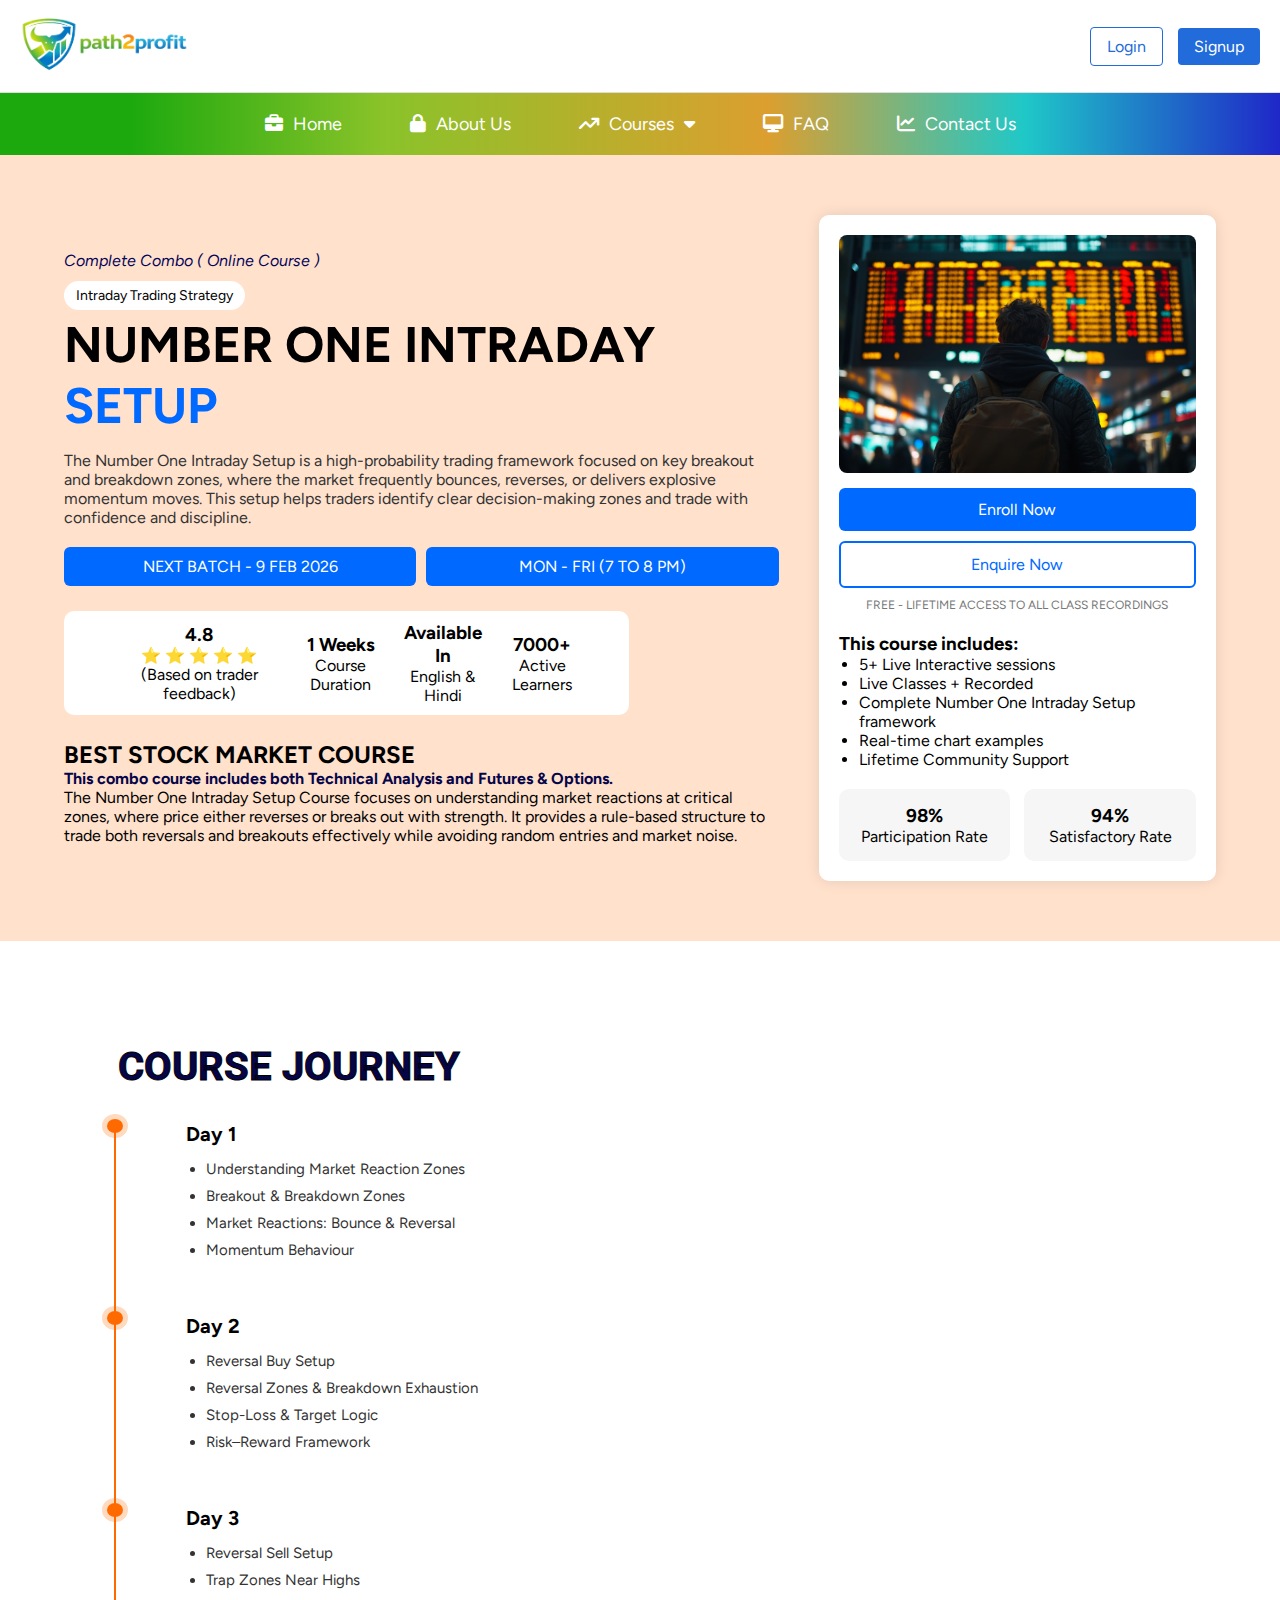
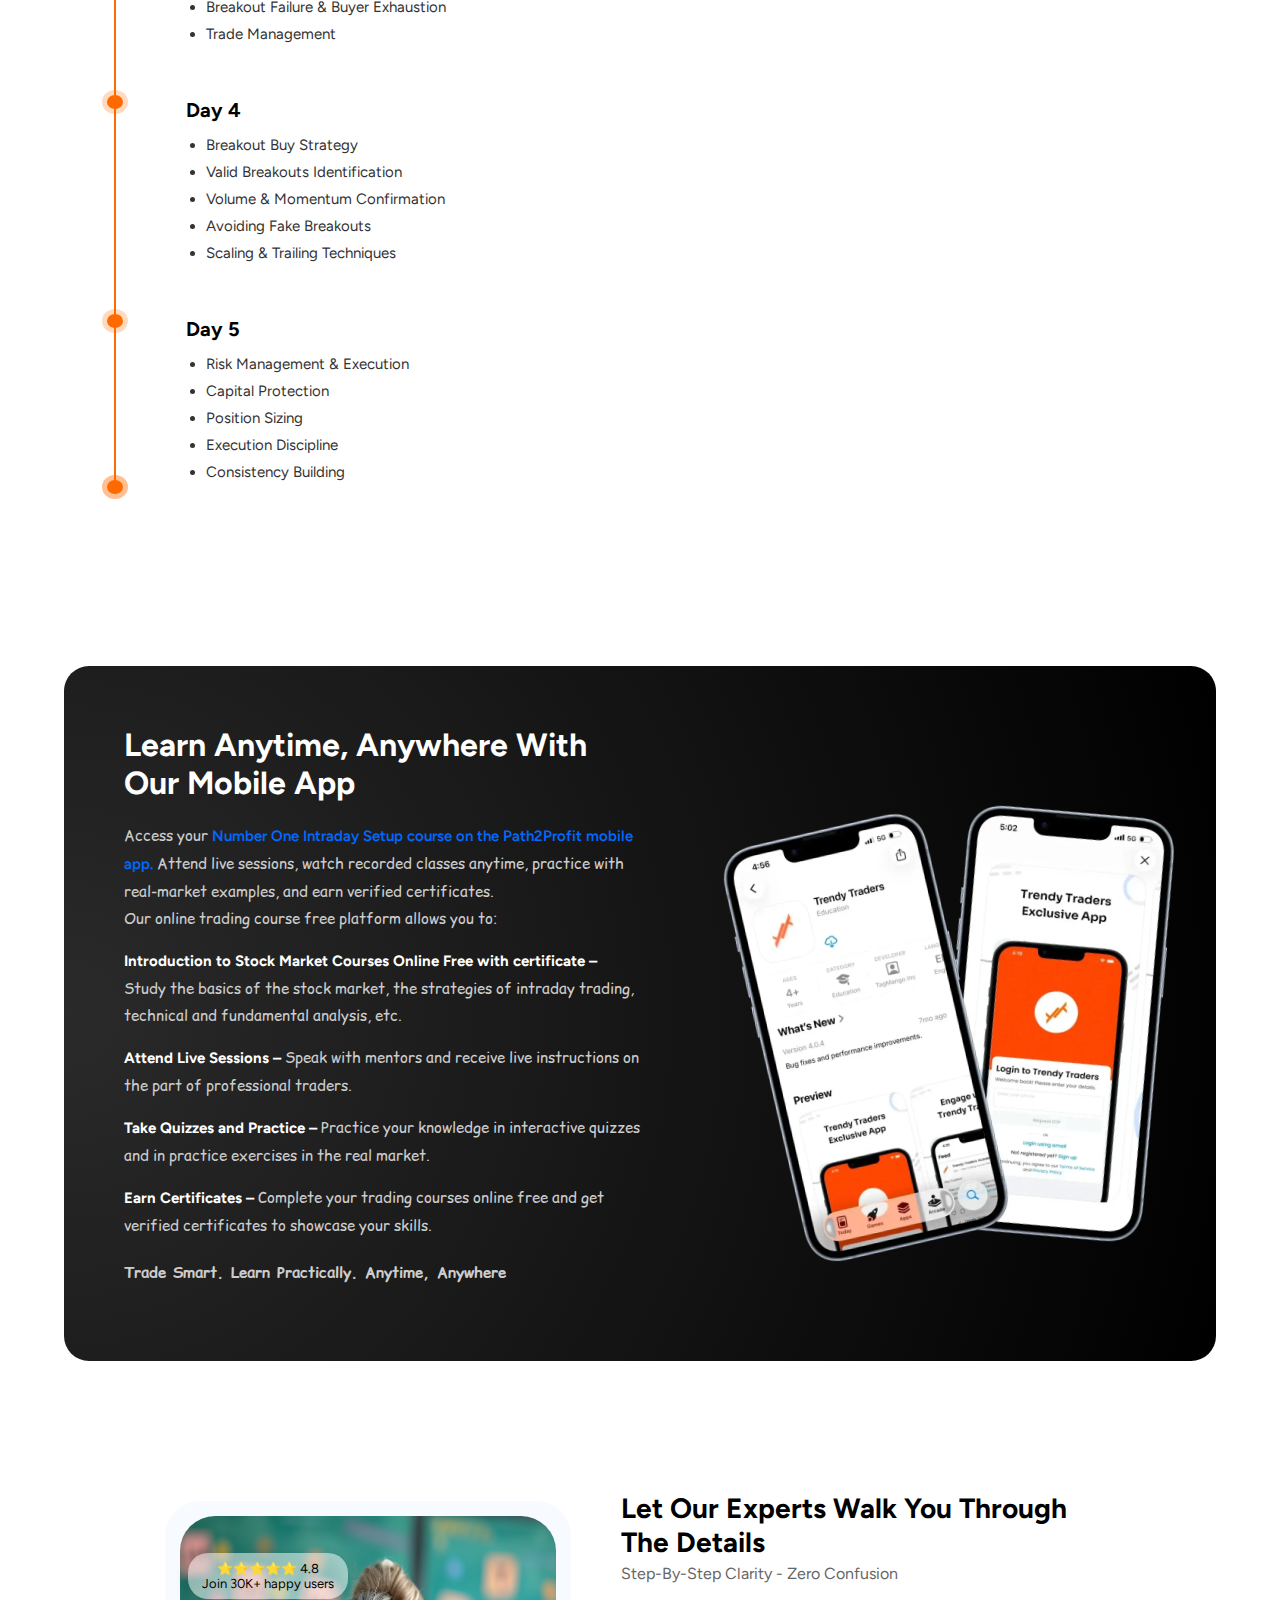
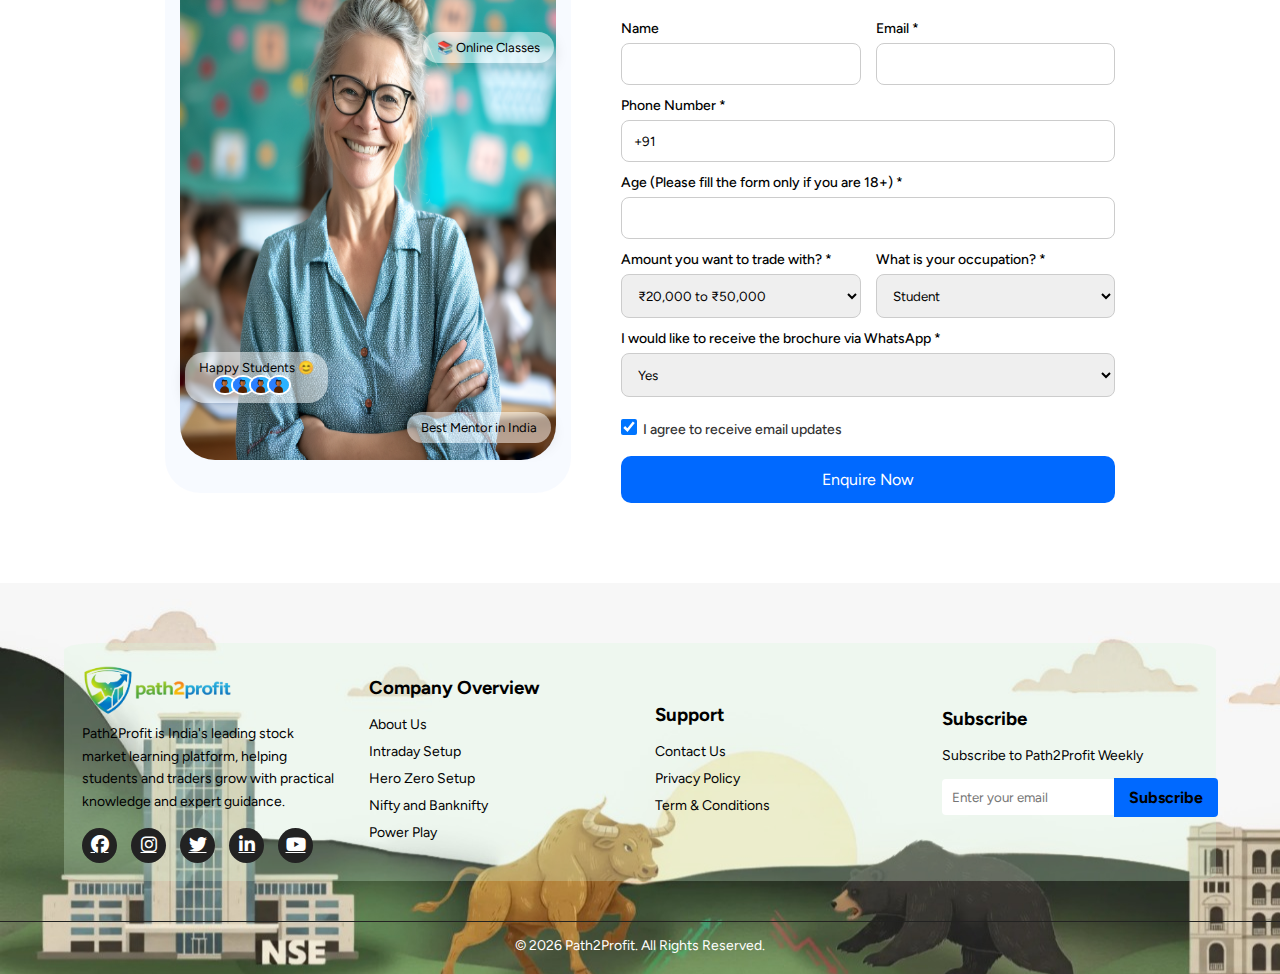
<file: Clone/Course-Intraday Setup page.html>
<!doctype html>
<html lang="en">
  <head>
    <meta charset="UTF-8" />
    <meta name="viewport" content="width=device-width, initial-scale=1.0" />
    <title>Intraday Setup</title>
    <link rel="stylesheet" href="CSS/Course.css" />
    <link rel="stylesheet" href="style.css" />
    <link
      rel="stylesheet"
      href="https://cdnjs.cloudflare.com/ajax/libs/font-awesome/6.5.1/css/all.min.css"
    />

    <link
      rel="stylesheet"
      href="https://cdnjs.cloudflare.com/ajax/libs/font-awesome/4.7.0/css/font-awesome.min.css"
    />
    <link rel="preconnect" href="https://fonts.googleapis.com" />
    <link rel="preconnect" href="https://fonts.gstatic.com" crossorigin />
    <link
      href="https://fonts.googleapis.com/css2?family=Averia+Gruesa+Libre&family=Comic+Relief:wght@400;700&family=Figtree:ital,wght@0,300..900;1,300..900&family=Montserrat:ital,wght@0,100..900;1,100..900&family=Open+Sans:ital,wght@0,300..800;1,300..800&family=Roboto:ital,wght@0,100..900;1,100..900&display=swap"
      rel="stylesheet"
    />
  </head>
  <body>
    <!-- HEADER  -->
    <header>
      <!-- Top Bar -->
      <div class="top-bar">
        <img class="logo" src="photos/Path2Profit_Logo.png" alt="" />

        <div class="top-right">
          <button class="login-btn">Login</button>
          <button class="signup-btn">Signup</button>
        </div>
      </div>

      <!-- Navigation Bar -->
      <nav class="nav-bar">
        <a href="index.html"><i class="fa-solid fa-briefcase"></i> Home</a>
        <a href="about-us.html"><i class="fa-solid fa-lock"></i> About Us</a>
        <div class="nav-dropdown">
          <a href="#"
            ><i class="fa-solid fa-arrow-trend-up"></i> Courses
            <i class="fa-solid fa-caret-down"></i>
          </a>
          <div class="dropdown-content">
            <a href="Course-Intraday Setup page.html">Intraday Setup</a>
            <a href="Course-Hero Zero Setup.html">Hero Zero Setup</a>
            <a href="Course-Nifty and Banknifty.html">Nifty and Banknifty</a>
            <a href="Course-Power Play.html">Power Play</a>
          </div>
        </div>
        <a href="Faq.html"><i class="fa-solid fa-desktop"></i> FAQ </a>
        <a href="Contact-Us.html"
          ><i class="fa-solid fa-chart-line"></i> Contact Us</a
        >
      </nav>
    </header>
    <!-- HEADER  -->
    <!-- Trade Like a Pro Section -->
    <section class="tlp-section">
      <div class="tlp-container">
        <!-- Left Content -->
        <div class="tlp-left">
          <span class="tlp-tag">Complete Combo ( Online Course )</span>
          <span class="tlp-badge">Intraday Trading Strategy</span>

          <h1 class="tlp-title">NUMBER ONE INTRADAY <span>SETUP</span></h1>

          <p class="tlp-subtext">
            The Number One Intraday Setup is a high-probability trading
            framework focused on key breakout and breakdown zones, where the
            market frequently bounces, reverses, or delivers explosive momentum
            moves. This setup helps traders identify clear decision-making zones
            and trade with confidence and discipline.
          </p>

          <div class="tlp-buttons">
            <button class="btn-orange">NEXT BATCH - 9 FEB 2026</button>
            <button class="btn-orange">MON - FRI (7 TO 8 PM)</button>
          </div>

          <div class="tlp-stats">
            <div class="stat-box">
              <h3>4.8</h3>
              <p>⭐ ⭐ ⭐ ⭐ ⭐</p>
              <span>(Based on trader feedback)</span>
            </div>
            <div class="stat-box">
              <h3>1 Weeks</h3>
              <span>Course Duration</span>
            </div>
            <div class="stat-box">
              <h3>Available In</h3>
              <span>English & Hindi</span>
            </div>
            <div class="stat-box">
              <h3>7000+</h3>
              <span>Active Learners</span>
            </div>
          </div>

          <h2 class="tlp-heading">BEST STOCK MARKET COURSE</h2>
          <p class="tlp-highlight">
            This combo course includes both Technical Analysis and Futures &
            Options.
          </p>

          <p>
            The Number One Intraday Setup Course focuses on understanding market
            reactions at critical zones, where price either reverses or breaks
            out with strength. It provides a rule-based structure to trade both
            reversals and breakouts effectively while avoiding random entries
            and market noise.
          </p>

          <!-- <p>
            It’s structured to guide you through the fundamentals of the stock
            market in a clear and accessible manner, covering everything you
            need to know about trading.
          </p> -->
        </div>

        <!-- Right Card -->
        <div class="tlp-right">
          <img src="photos/mainscreen4.jpg" class="tlp-image" />

          <button class="btn-enroll">Enroll Now</button>
          <button class="btn-enquire">Enquire Now</button>

          <p class="tlp-free">FREE - LIFETIME ACCESS TO ALL CLASS RECORDINGS</p>

          <div class="tlp-includes">
            <h3>This course includes:</h3>
            <ul>
              <li>5+ Live Interactive sessions</li>
              <li>Live Classes + Recorded</li>
              <li>Complete Number One Intraday Setup framework</li>
              <li>Real-time chart examples</li>
              <li>Lifetime Community Support</li>
            </ul>
          </div>

          <div class="tlp-rates">
            <div class="rate-box">
              <h3>98%</h3>
              <p>Participation Rate</p>
            </div>
            <div class="rate-box">
              <h3>94%</h3>
              <p>Satisfactory Rate</p>
            </div>
          </div>
        </div>
      </div>
    </section>
    <!-- Trade Like a Pro Section -->
    <!-- Course Journey Section -->
    <section class="cj-section">
      <div class="cj-container">
        <h2 class="cj-title">COURSE JOURNEY</h2>

        <div class="cj-timeline">
          <!-- Day 1 -->
          <div class="cj-item">
            <div class="cj-dot"></div>
            <div class="cj-content">
              <h3>Day 1</h3>
              <ul>
                <li>Understanding Market Reaction Zones</li>
                <li>Breakout & Breakdown Zones</li>
                <li>Market Reactions: Bounce & Reversal</li>
                <li>Momentum Behaviour</li>
              </ul>
            </div>
          </div>

          <!-- Day 2 -->
          <div class="cj-item">
            <div class="cj-dot"></div>
            <div class="cj-content">
              <h3>Day 2</h3>
              <ul>
                <li>Reversal Buy Setup</li>
                <li>Reversal Zones & Breakdown Exhaustion</li>
                <li>Stop-Loss & Target Logic</li>
                <li>Risk–Reward Framework</li>
              </ul>
            </div>
          </div>

          <!-- Day 3 -->
          <div class="cj-item">
            <div class="cj-dot"></div>
            <div class="cj-content">
              <h3>Day 3</h3>
              <ul>
                <li>Reversal Sell Setup</li>
                <li>Trap Zones Near Highs</li>
                <li>Breakout Failure & Buyer Exhaustion</li>
                <li>Trade Management</li>
              </ul>
            </div>
          </div>

          <!-- Day 4 -->
          <div class="cj-item">
            <div class="cj-dot"></div>
            <div class="cj-content">
              <h3>Day 4</h3>
              <ul>
                <li>Breakout Buy Strategy</li>
                <li>Valid Breakouts Identification</li>
                <li>Volume & Momentum Confirmation</li>
                <li>Avoiding Fake Breakouts</li>
                <li>Scaling & Trailing Techniques</li>
              </ul>
            </div>
          </div>

          <!-- Day 5 -->
          <div class="cj-item">
            <div class="cj-dot"></div>
            <div class="cj-content">
              <h3>Day 5</h3>
              <ul>
                <li>Risk Management & Execution</li>
                <li>Capital Protection</li>
                <li>Position Sizing</li>
                <li>Execution Discipline</li>
                <li>Consistency Building</li>
              </ul>
            </div>
          </div>
        </div>
      </div>
    </section>
    <!-- Course Journey Section -->
    <!-- Certification Section -->
    <!-- <section class="cert-section">
      <div class="cert-container">
        
        <div class="cert-left">
          <span class="cert-tag">Certification</span>

          <h2>
            Join Thousands of Certified Traders<br />
            and Professionals
          </h2>

          <p>
            Join our stock market courses online free with certificate and gain
            practical knowledge in trading, technical analysis, and risk
            management from industry experts.
          </p>

          <p class="cert-bold">Get certified. Trade smarter. Grow faster.</p>
        </div>

        
        <div class="cert-right">
          <img src="photos/Course-Certificate.webp" alt="Certificate" />
        </div>
      </div>
    </section> -->
    <!-- Certification Section -->

    <!-- Mobile App Promo Section -->
    <section class="app-section">
      <div class="app-container">
        <!-- Left Content -->
        <div class="app-left">
          <h2>Learn Anytime, Anywhere With Our Mobile App</h2>

          <p>
            Access your
            <span
              >Number One Intraday Setup course on the Path2Profit mobile
              app.</span
            >
            Attend live sessions, watch recorded classes anytime, practice with
            real-market examples, and earn verified certificates. <br />
            Our online trading course free platform allows you to:
          </p>

          <p>
            <strong
              >Introduction to Stock Market Courses Online Free with certificate
              –</strong
            >
            Study the basics of the stock market, the strategies of intraday
            trading, technical and fundamental analysis, etc.
          </p>

          <p>
            <strong>Attend Live Sessions –</strong>
            Speak with mentors and receive live instructions on the part of
            professional traders.
          </p>

          <p>
            <strong>Take Quizzes and Practice –</strong>
            Practice your knowledge in interactive quizzes and in practice
            exercises in the real market.
          </p>

          <p>
            <strong>Earn Certificates –</strong>
            Complete your trading courses online free and get verified
            certificates to showcase your skills.
          </p>

          <p class="app-tagline">
            Trade Smart. Learn Practically. Anytime, Anywhere
          </p>
        </div>

        <!-- Right Content -->
        <div class="app-right">
          <div class="phones">
            <img
              src="photos/Trendy-Traders-mobile-app-1.webp"
              class="phone phone-one"
            />
            <!-- <img src="phone2.png" class="phone phone-two" /> -->
          </div>

          <!-- <div class="store-buttons">
            <img src="google-play.png" alt="Google Play" />
            <img src="app-store.png" alt="App Store" />
          </div> -->
        </div>
      </div>
    </section>
    <!-- Mobile App Promo Section -->
    <!-- Enquiry Section -->
    <section class="enq-section">
      <div class="enq-container">
        <!-- Left Image Card -->
        <div class="enq-left">
          <img src="photos/mentor-course.png" class="mentor-img" alt="Mentor" />

          <div class="badgee ratingg">
            ⭐⭐⭐⭐⭐ 4.8 <br />
            <span>Join 30K+ happy users</span>
          </div>

          <div class="badgee online">📚 Online Classes</div>

          <div class="badgee happy">
            Happy Students 😊
            <div class="avatars">
              <img src="photos/tutor.png" />
              <img src="photos/tutor.png" />
              <img src="photos/tutor.png" />
              <img src="photos/tutor.png" />
            </div>
          </div>

          <div class="badgee mentor">Best Mentor in India</div>
        </div>

        <!-- Right Form -->
        <div class="enq-right">
          <h2>Let Our Experts Walk You Through The Details</h2>
          <p>Step-By-Step Clarity - Zero Confusion</p>

          <form>
            <div class="row">
              <div>
                <label>Name</label>
                <input type="text" />
              </div>
              <div>
                <label>Email *</label>
                <input type="email" required />
              </div>
            </div>

            <label>Phone Number *</label>
            <input type="text" value="+91" required />

            <label>Age (Please fill the form only if you are 18+) *</label>
            <input type="number" required />

            <div class="row">
              <div>
                <label>Amount you want to trade with? *</label>
                <select>
                  <option>₹20,000 to ₹50,000</option>
                  <option>₹50,000 to ₹1,00,000</option>
                </select>
              </div>
              <div>
                <label>What is your occupation? *</label>
                <select>
                  <option>Student</option>
                  <option>Working Professional</option>
                </select>
              </div>
            </div>

            <label>I would like to receive the brochure via WhatsApp *</label>
            <select>
              <option>Yes</option>
              <option>No</option>
            </select>

            <div class="check">
              <input type="checkbox" id="agree" checked />
              <label for="agree">I agree to receive email updates</label>
            </div>

            <button type="submit">Enquire Now</button>
          </form>
        </div>
      </div>
    </section>
    <!-- Enquiry Section -->

    <!-- ----  -->
    <!-- ---- -->
    <!-- ---  -->
    <!-- ---  -->
    <!-- ----  -->
    <!-- ---- -->
    <!-- ---  -->
    <!-- ---  -->
    <!-- footer---------  -->
    <footer class="footer">
      <div class="footer-container">
        <!-- Logo & Overview -->
        <div class="footer-box">
          <!-- <span class="logo-footer">Path2Profit</span><sup>®</sup> -->
          <img class="logo-footer" src="photos/Path2Profit_Logo.png" alt="" />
          <p>
            Path2Profit is India's leading stock market learning platform,
            helping students and traders grow with practical knowledge and
            expert guidance.
          </p>
          <div class="social-icons">
            <a href="#"><i class="fab fa-facebook-f"></i></a>
            <a href="#"><i class="fab fa-instagram"></i></a>
            <a href="#"><i class="fab fa-twitter"></i></a>
            <a href="#"><i class="fab fa-linkedin-in"></i></a>
            <a href="#"><i class="fab fa-youtube"></i></a>
          </div>
        </div>

        <!-- Company Overview -->
        <div class="footer-box">
          <h3>Company Overview</h3>
          <ul>
            <li><a href="about-us.html">About Us</a></li>
            <li>
              <a href="Course-Intraday Setup page.html">Intraday Setup</a>
            </li>
            <li><a href="Course-Hero Zero Setup.html">Hero Zero Setup</a></li>
            <li>
              <a href="Course-Nifty and Banknifty.html">Nifty and Banknifty</a>
            </li>
            <li><a href="Course-Power Play.html">Power Play</a></li>
          </ul>
        </div>

        <!-- Support -->
        <div class="footer-box">
          <h3>Support</h3>
          <ul>
            <li><a href="Contact-Us.html">Contact Us</a></li>
            <li><a href="privacyPolicy.html">Privacy Policy</a></li>
            <li><a href="terms&conditions.html">Term & Conditions</a></li>
          </ul>
        </div>

        <!-- Newsletter -->
        <div class="footer-box">
          <h3>Subscribe</h3>
          <p>Subscribe to Path2Profit Weekly</p>
          <div class="subscribe-box">
            <input type="email" placeholder="Enter your email" />
            <button>Subscribe</button>
          </div>
        </div>
      </div>

      <div class="footer-bottom">
        <p>© 2026 Path2Profit. All Rights Reserved.</p>
      </div>
    </footer>

    <!-- /* ---footer----------- -->
  </body>
</html>
</file>
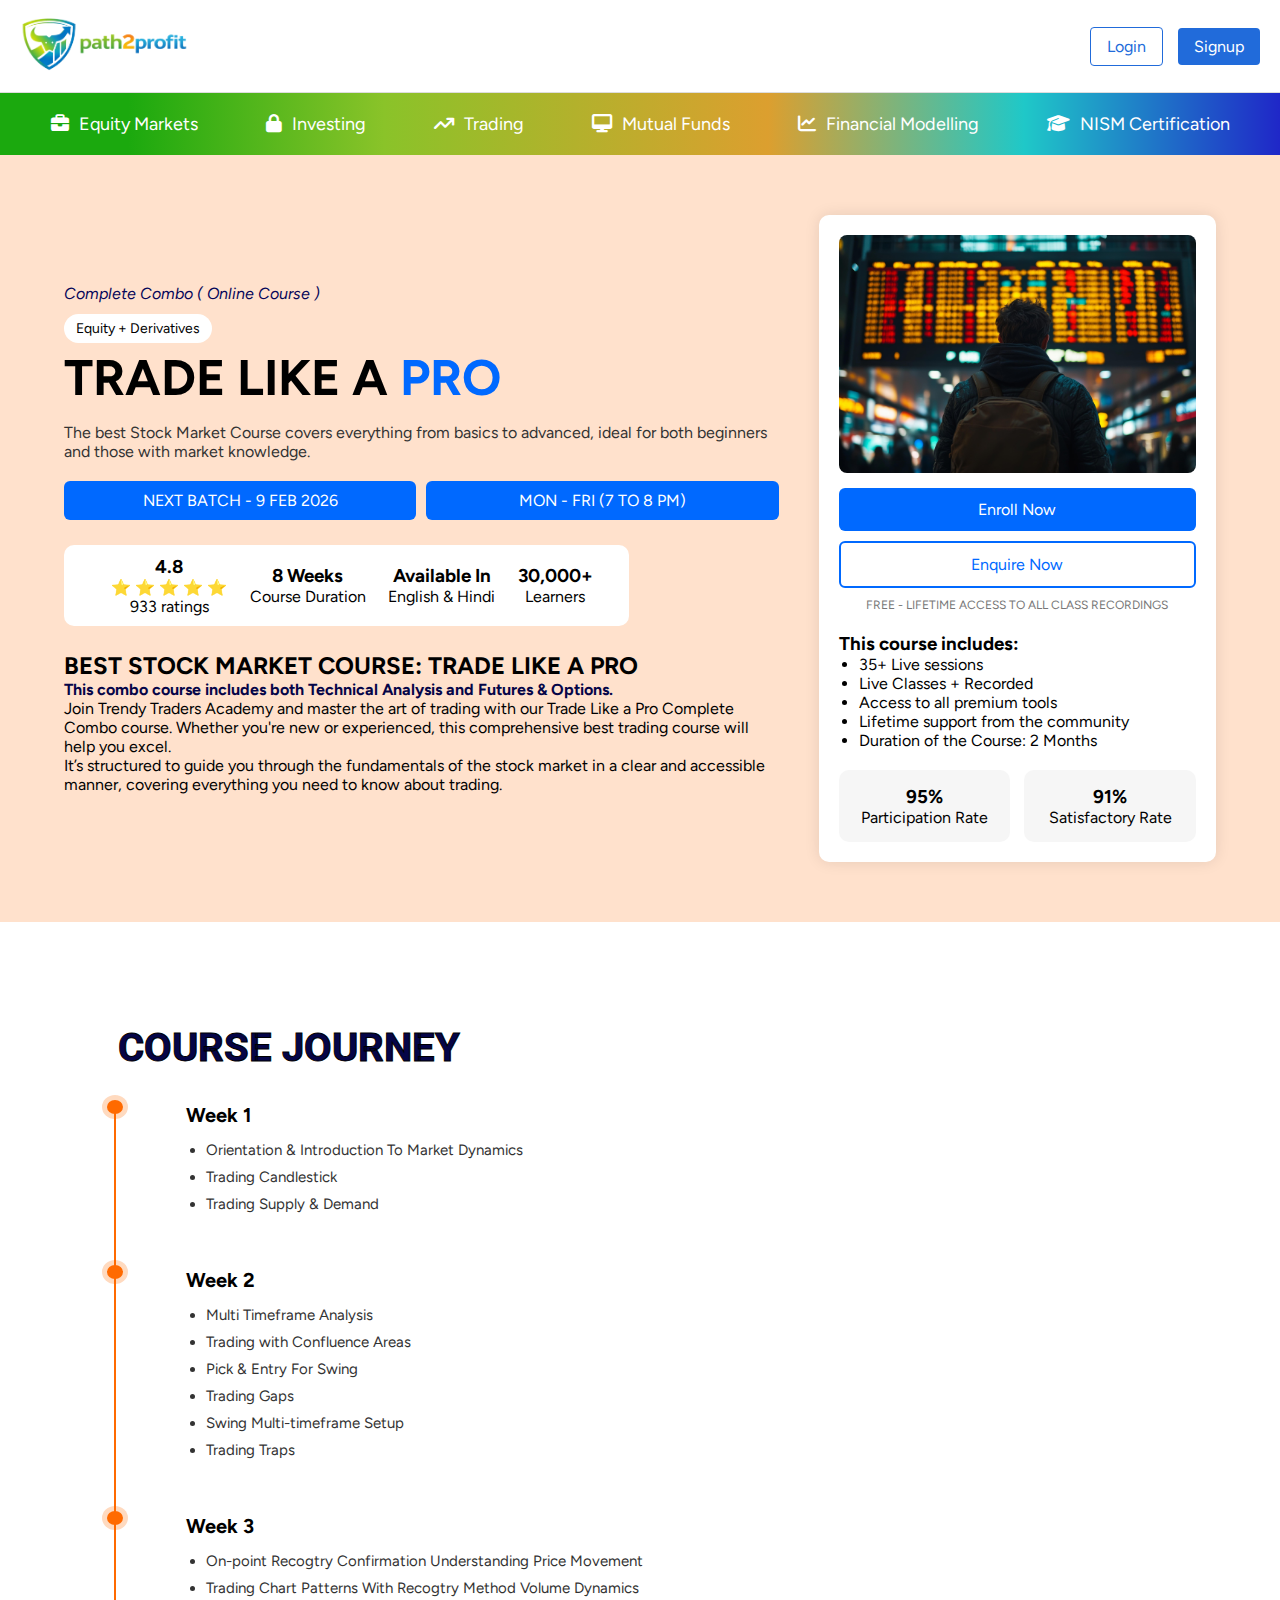
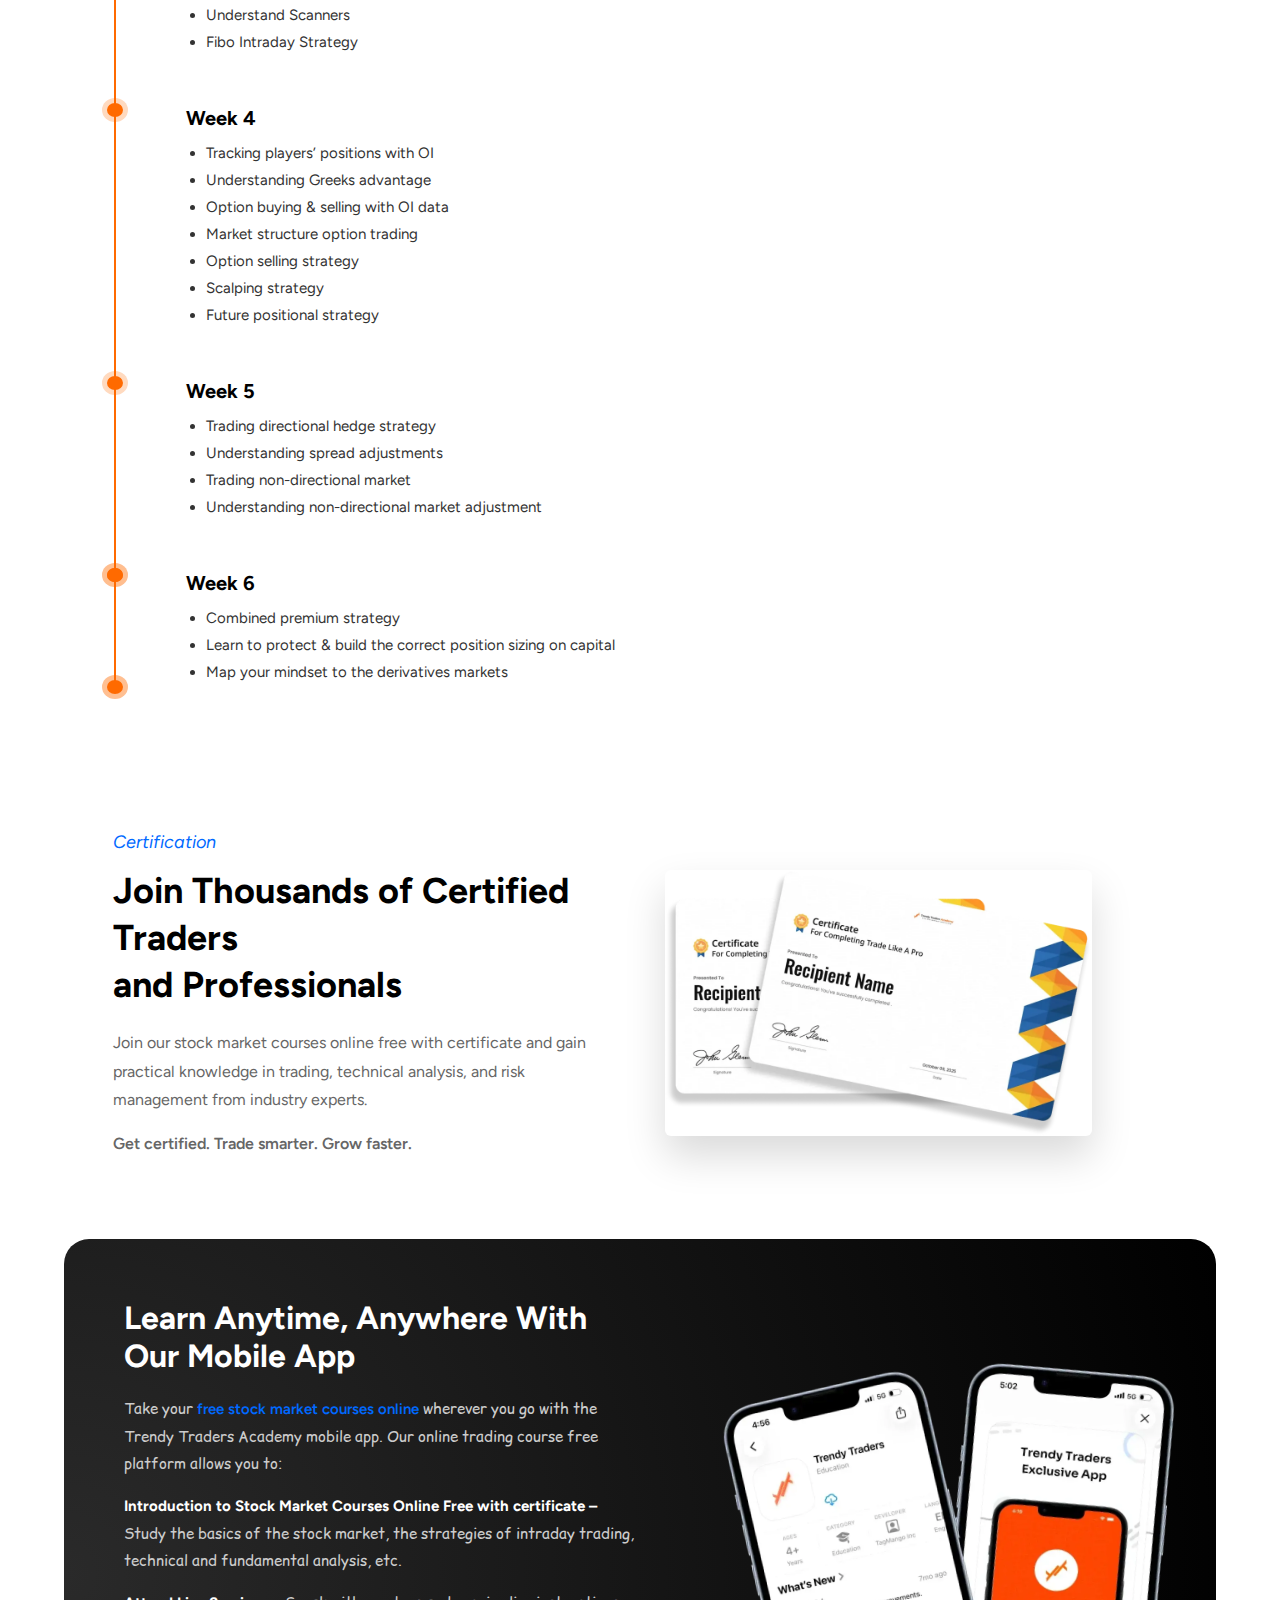
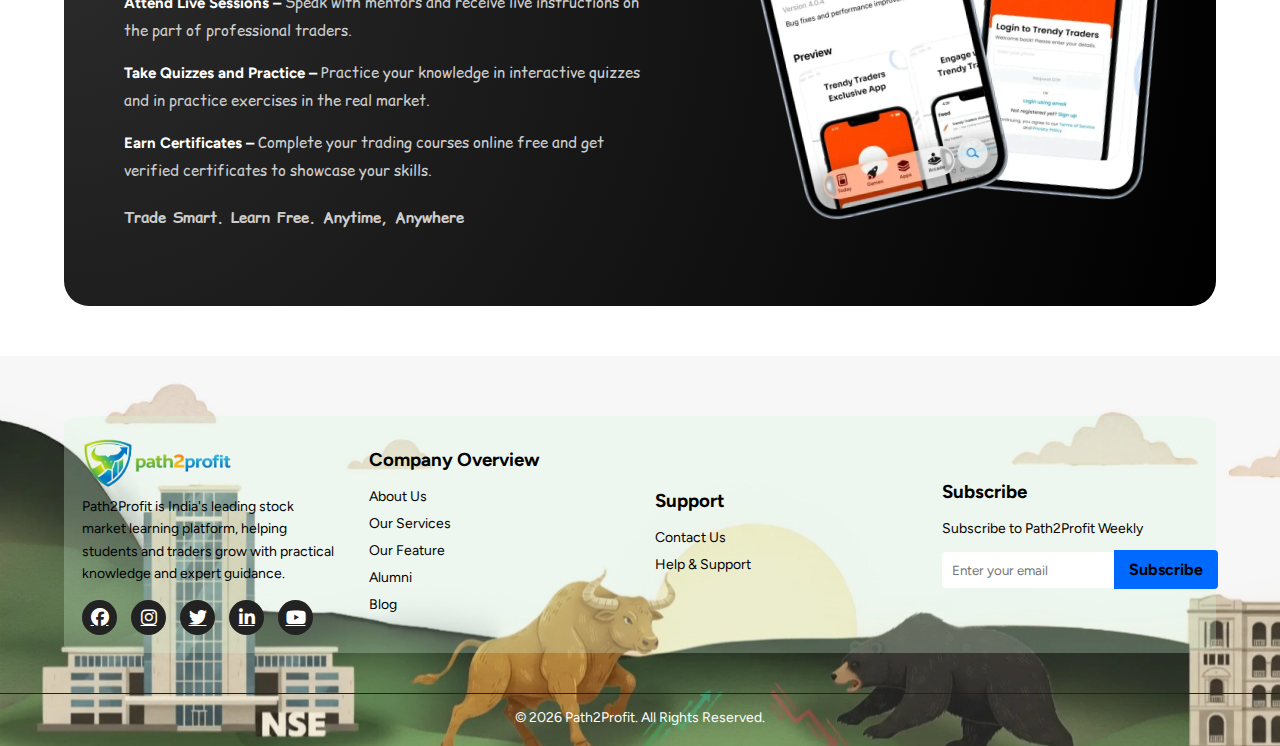
<file: Clone/Course.html>
<!doctype html>
<html lang="en">
  <head>
    <meta charset="UTF-8" />
    <meta name="viewport" content="width=device-width, initial-scale=1.0" />
    <title>Courses</title>
    <link rel="stylesheet" href="CSS/Course.css" />
    <link rel="stylesheet" href="style.css" />
    <link
      rel="stylesheet"
      href="https://cdnjs.cloudflare.com/ajax/libs/font-awesome/6.5.1/css/all.min.css"
    />

    <link
      rel="stylesheet"
      href="https://cdnjs.cloudflare.com/ajax/libs/font-awesome/4.7.0/css/font-awesome.min.css"
    />
    <link rel="preconnect" href="https://fonts.googleapis.com" />
    <link rel="preconnect" href="https://fonts.gstatic.com" crossorigin />
    <link
      href="https://fonts.googleapis.com/css2?family=Averia+Gruesa+Libre&family=Comic+Relief:wght@400;700&family=Figtree:ital,wght@0,300..900;1,300..900&family=Montserrat:ital,wght@0,100..900;1,100..900&family=Open+Sans:ital,wght@0,300..800;1,300..800&family=Roboto:ital,wght@0,100..900;1,100..900&display=swap"
      rel="stylesheet"
    />
  </head>
  <body>
    <!-- HEADER  -->
    <header>
      <!-- Top Bar -->
      <div class="top-bar">
        <img class="logo" src="photos/Path2Profit_Logo.png" alt="" />

        <div class="top-right">
          <button class="login-btn">Login</button>
          <button class="signup-btn">Signup</button>
        </div>
      </div>

      <!-- Navigation Bar -->
      <nav class="nav-bar">
        <a href="#"><i class="fa-solid fa-briefcase"></i> Equity Markets</a>
        <a href="#"><i class="fa-solid fa-lock"></i> Investing</a>
        <a href="#"><i class="fa-solid fa-arrow-trend-up"></i> Trading</a>
        <a href="#"><i class="fa-solid fa-desktop"></i> Mutual Funds</a>
        <a href="#"
          ><i class="fa-solid fa-chart-line"></i> Financial Modelling</a
        >
        <a href="#"
          ><i class="fa-solid fa-graduation-cap"></i> NISM Certification</a
        >
      </nav>
    </header>
    <!-- HEADER  -->
    <!-- Trade Like a Pro Section -->
    <section class="tlp-section">
      <div class="tlp-container">
        <!-- Left Content -->
        <div class="tlp-left">
          <span class="tlp-tag">Complete Combo ( Online Course )</span>
          <span class="tlp-badge">Equity + Derivatives</span>

          <h1 class="tlp-title">TRADE LIKE A <span>PRO</span></h1>

          <p class="tlp-subtext">
            The best Stock Market Course covers everything from basics to
            advanced, ideal for both beginners and those with market knowledge.
          </p>

          <div class="tlp-buttons">
            <button class="btn-orange">NEXT BATCH - 9 FEB 2026</button>
            <button class="btn-orange">MON - FRI (7 TO 8 PM)</button>
          </div>

          <div class="tlp-stats">
            <div class="stat-box">
              <h3>4.8</h3>
              <p>⭐ ⭐ ⭐ ⭐ ⭐</p>
              <span>933 ratings</span>
            </div>
            <div class="stat-box">
              <h3>8 Weeks</h3>
              <span>Course Duration</span>
            </div>
            <div class="stat-box">
              <h3>Available In</h3>
              <span>English & Hindi</span>
            </div>
            <div class="stat-box">
              <h3>30,000+</h3>
              <span>Learners</span>
            </div>
          </div>

          <h2 class="tlp-heading">
            BEST STOCK MARKET COURSE: TRADE LIKE A PRO
          </h2>
          <p class="tlp-highlight">
            This combo course includes both Technical Analysis and Futures &
            Options.
          </p>

          <p>
            Join Trendy Traders Academy and master the art of trading with our
            Trade Like a Pro Complete Combo course. Whether you're new or
            experienced, this comprehensive best trading course will help you
            excel.
          </p>

          <p>
            It’s structured to guide you through the fundamentals of the stock
            market in a clear and accessible manner, covering everything you
            need to know about trading.
          </p>
        </div>

        <!-- Right Card -->
        <div class="tlp-right">
          <img src="photos/mainscreen4.jpg" class="tlp-image" />

          <button class="btn-enroll">Enroll Now</button>
          <button class="btn-enquire">Enquire Now</button>

          <p class="tlp-free">FREE - LIFETIME ACCESS TO ALL CLASS RECORDINGS</p>

          <div class="tlp-includes">
            <h3>This course includes:</h3>
            <ul>
              <li>35+ Live sessions</li>
              <li>Live Classes + Recorded</li>
              <li>Access to all premium tools</li>
              <li>Lifetime support from the community</li>
              <li>Duration of the Course: 2 Months</li>
            </ul>
          </div>

          <div class="tlp-rates">
            <div class="rate-box">
              <h3>95%</h3>
              <p>Participation Rate</p>
            </div>
            <div class="rate-box">
              <h3>91%</h3>
              <p>Satisfactory Rate</p>
            </div>
          </div>
        </div>
      </div>
    </section>
    <!-- Trade Like a Pro Section -->
    <!-- Course Journey Section -->
    <section class="cj-section">
      <div class="cj-container">
        <h2 class="cj-title">COURSE JOURNEY</h2>

        <div class="cj-timeline">
          <!-- Week 1 -->
          <div class="cj-item">
            <div class="cj-dot"></div>
            <div class="cj-content">
              <h3>Week 1</h3>
              <ul>
                <li>Orientation & Introduction To Market Dynamics</li>
                <li>Trading Candlestick</li>
                <li>Trading Supply & Demand</li>
              </ul>
            </div>
          </div>

          <!-- Week 2 -->
          <div class="cj-item">
            <div class="cj-dot"></div>
            <div class="cj-content">
              <h3>Week 2</h3>
              <ul>
                <li>Multi Timeframe Analysis</li>
                <li>Trading with Confluence Areas</li>
                <li>Pick & Entry For Swing</li>
                <li>Trading Gaps</li>
                <li>Swing Multi-timeframe Setup</li>
                <li>Trading Traps</li>
              </ul>
            </div>
          </div>

          <!-- Week 3 -->
          <div class="cj-item">
            <div class="cj-dot"></div>
            <div class="cj-content">
              <h3>Week 3</h3>
              <ul>
                <li>
                  On-point Recogtry Confirmation Understanding Price Movement
                </li>
                <li>
                  Trading Chart Patterns With Recogtry Method Volume Dynamics
                </li>
                <li>Understand Scanners</li>
                <li>Fibo Intraday Strategy</li>
              </ul>
            </div>
          </div>

          <!-- Week 4 -->
          <div class="cj-item">
            <div class="cj-dot"></div>
            <div class="cj-content">
              <h3>Week 4</h3>
              <ul>
                <li>Tracking players’ positions with OI</li>
                <li>Understanding Greeks advantage</li>
                <li>Option buying & selling with OI data</li>
                <li>Market structure option trading</li>
                <li>Option selling strategy</li>
                <li>Scalping strategy</li>
                <li>Future positional strategy</li>
              </ul>
            </div>
          </div>

          <!-- Week 5 -->
          <div class="cj-item">
            <div class="cj-dot"></div>
            <div class="cj-content">
              <h3>Week 5</h3>
              <ul>
                <li>Trading directional hedge strategy</li>
                <li>Understanding spread adjustments</li>
                <li>Trading non-directional market</li>
                <li>Understanding non-directional market adjustment</li>
              </ul>
            </div>
          </div>

          <!-- Week 6 -->
          <div class="cj-item">
            <div class="cj-dot"></div>
            <div class="cj-content">
              <h3>Week 6</h3>
              <ul>
                <li>Combined premium strategy</li>
                <li>
                  Learn to protect & build the correct position sizing on
                  capital
                </li>
                <li>Map your mindset to the derivatives markets</li>
              </ul>
            </div>
            <div class="cj-dot"></div>
          </div>
        </div>
      </div>
    </section>
    <!-- Course Journey Section -->
    <!-- Certification Section -->
    <section class="cert-section">
      <div class="cert-container">
        <!-- Left Content -->
        <div class="cert-left">
          <span class="cert-tag">Certification</span>

          <h2>
            Join Thousands of Certified Traders<br />
            and Professionals
          </h2>

          <p>
            Join our stock market courses online free with certificate and gain
            practical knowledge in trading, technical analysis, and risk
            management from industry experts.
          </p>

          <p class="cert-bold">Get certified. Trade smarter. Grow faster.</p>
        </div>

        <!-- Right Image -->
        <div class="cert-right">
          <img src="photos/Course-Certificate.webp" alt="Certificate" />
        </div>
      </div>
    </section>
    <!-- Certification Section -->

    <!-- Mobile App Promo Section -->
    <section class="app-section">
      <div class="app-container">
        <!-- Left Content -->
        <div class="app-left">
          <h2>Learn Anytime, Anywhere With Our Mobile App</h2>

          <p>
            Take your <span>free stock market courses online</span> wherever you
            go with the Trendy Traders Academy mobile app. Our online trading
            course free platform allows you to:
          </p>

          <p>
            <strong
              >Introduction to Stock Market Courses Online Free with certificate
              –</strong
            >
            Study the basics of the stock market, the strategies of intraday
            trading, technical and fundamental analysis, etc.
          </p>

          <p>
            <strong>Attend Live Sessions –</strong>
            Speak with mentors and receive live instructions on the part of
            professional traders.
          </p>

          <p>
            <strong>Take Quizzes and Practice –</strong>
            Practice your knowledge in interactive quizzes and in practice
            exercises in the real market.
          </p>

          <p>
            <strong>Earn Certificates –</strong>
            Complete your trading courses online free and get verified
            certificates to showcase your skills.
          </p>

          <p class="app-tagline">Trade Smart. Learn Free. Anytime, Anywhere</p>
        </div>

        <!-- Right Content -->
        <div class="app-right">
          <div class="phones">
            <img
              src="photos/Trendy-Traders-mobile-app-1.webp"
              class="phone phone-one"
            />
            <!-- <img src="phone2.png" class="phone phone-two" /> -->
          </div>

          <!-- <div class="store-buttons">
            <img src="google-play.png" alt="Google Play" />
            <img src="app-store.png" alt="App Store" />
          </div> -->
        </div>
      </div>
    </section>
    <!-- Mobile App Promo Section -->

    <!-- ----  -->
    <!-- ---- -->
    <!-- ---  -->
    <!-- ---  -->
    <!-- ----  -->
    <!-- ---- -->
    <!-- ---  -->
    <!-- ---  -->
    <!-- footer---------  -->
    <footer class="footer">
      <div class="footer-container">
        <!-- Logo & Overview -->
        <div class="footer-box">
          <!-- <span class="logo-footer">Path2Profit</span><sup>®</sup> -->
          <img class="logo-footer" src="photos/Path2Profit_Logo.png" alt="" />
          <p>
            Path2Profit is India's leading stock market learning platform,
            helping students and traders grow with practical knowledge and
            expert guidance.
          </p>
          <div class="social-icons">
            <a href="#"><i class="fab fa-facebook-f"></i></a>
            <a href="#"><i class="fab fa-instagram"></i></a>
            <a href="#"><i class="fab fa-twitter"></i></a>
            <a href="#"><i class="fab fa-linkedin-in"></i></a>
            <a href="#"><i class="fab fa-youtube"></i></a>
          </div>
        </div>

        <!-- Company Overview -->
        <div class="footer-box">
          <h3>Company Overview</h3>
          <ul>
            <li><a href="#">About Us</a></li>
            <li><a href="#">Our Services</a></li>
            <li><a href="#">Our Feature</a></li>
            <li><a href="#">Alumni</a></li>
            <li><a href="#">Blog</a></li>
          </ul>
        </div>

        <!-- Support -->
        <div class="footer-box">
          <h3>Support</h3>
          <ul>
            <li><a href="#">Contact Us</a></li>
            <li><a href="#">Help & Support</a></li>
          </ul>
        </div>

        <!-- Newsletter -->
        <div class="footer-box">
          <h3>Subscribe</h3>
          <p>Subscribe to Path2Profit Weekly</p>
          <div class="subscribe-box">
            <input type="email" placeholder="Enter your email" />
            <button>Subscribe</button>
          </div>
        </div>
      </div>

      <div class="footer-bottom">
        <p>© 2026 Path2Profit. All Rights Reserved.</p>
      </div>
    </footer>

    <!-- /* ---footer----------- -->
  </body>
</html>
</file>
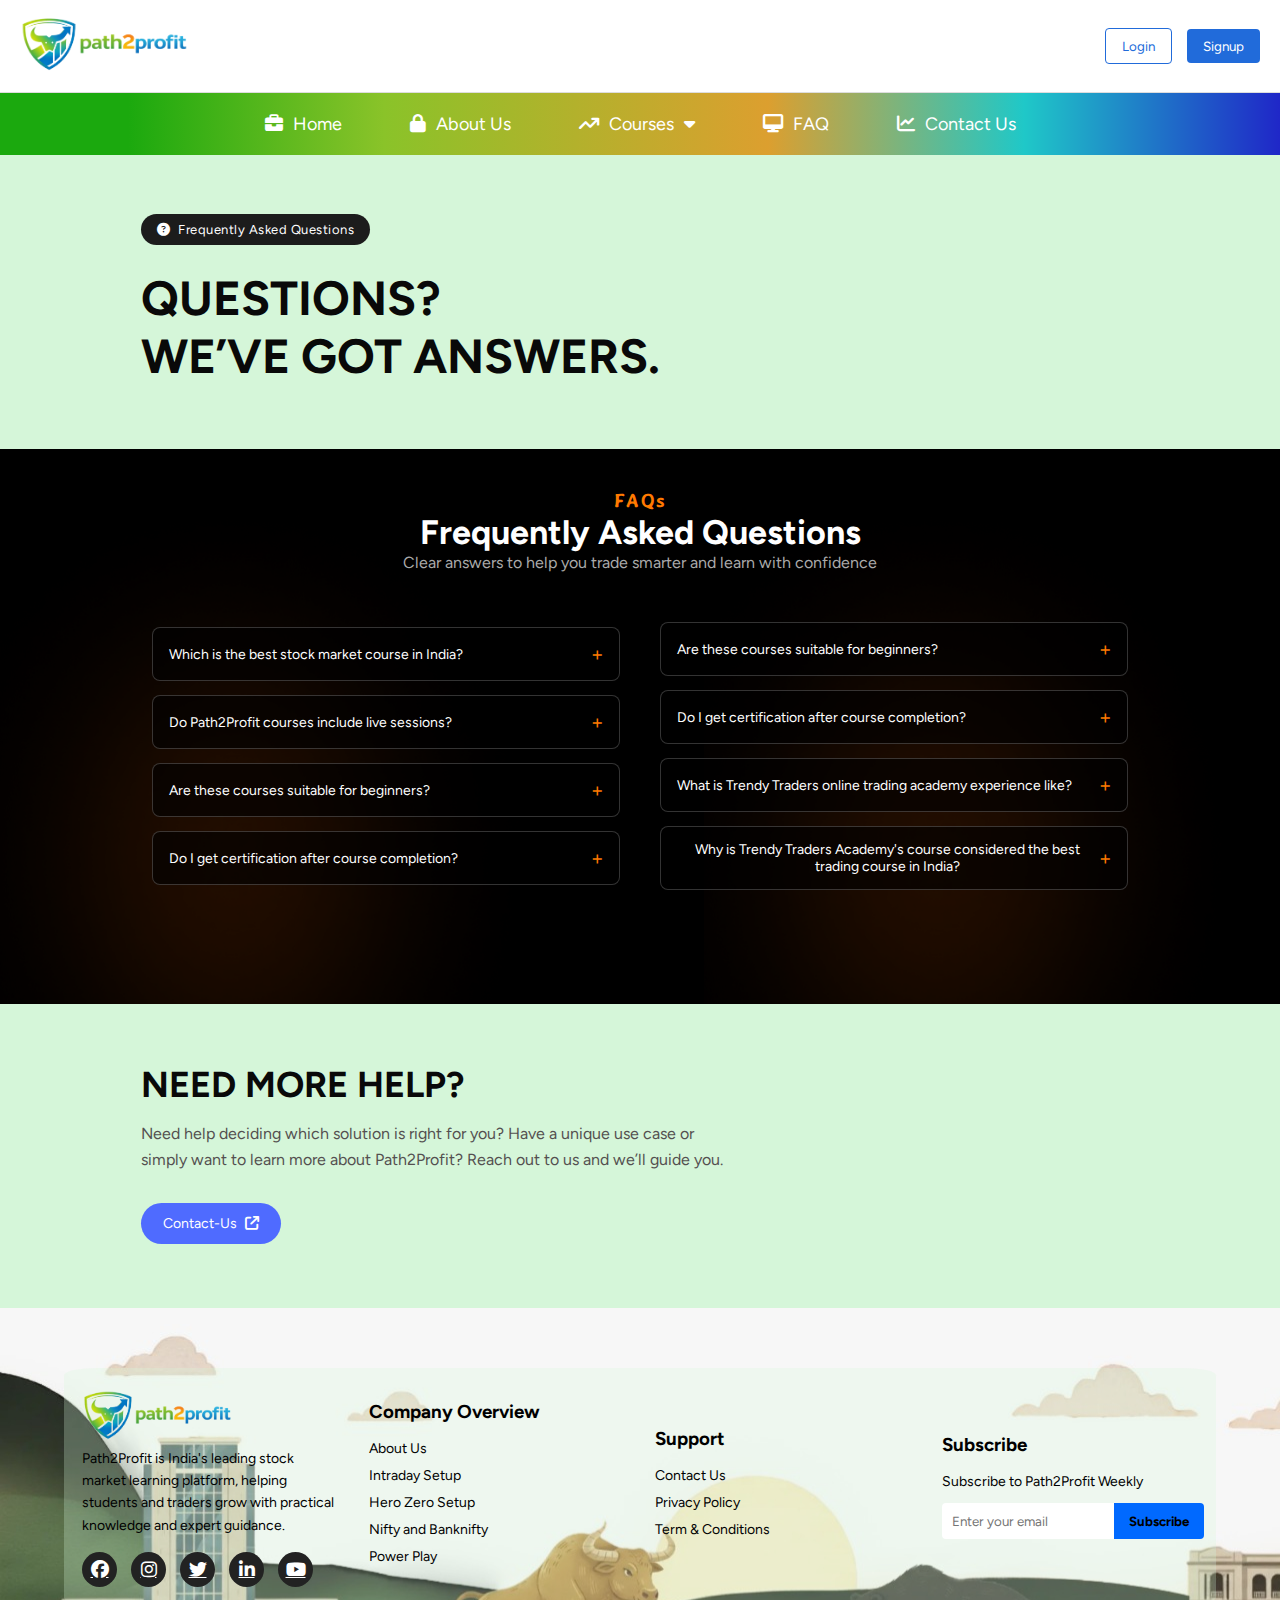
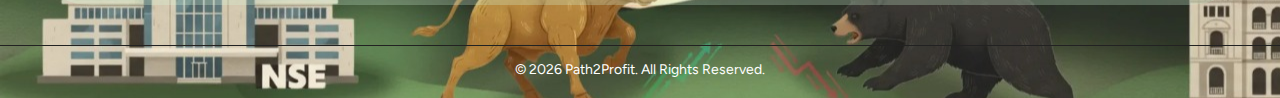
<file: Clone/Faq.html>
<!doctype html>
<html lang="en">
  <head>
    <meta charset="UTF-8" />
    <meta name="viewport" content="width=, initial-scale=1.0" />
    <title>FAQ</title>
    <link rel="stylesheet" href="style.css" />
    <link rel="stylesheet" href="CSS/faq.css" />
    <link
      rel="stylesheet"
      href="https://cdnjs.cloudflare.com/ajax/libs/font-awesome/6.5.1/css/all.min.css"
    />

    <link
      rel="stylesheet"
      href="https://cdnjs.cloudflare.com/ajax/libs/font-awesome/4.7.0/css/font-awesome.min.css"
    />
    <link rel="preconnect" href="https://fonts.googleapis.com" />
    <link rel="preconnect" href="https://fonts.gstatic.com" crossorigin />
    <link
      href="https://fonts.googleapis.com/css2?family=Averia+Gruesa+Libre&family=Comic+Relief:wght@400;700&family=Figtree:ital,wght@0,300..900;1,300..900&family=Montserrat:ital,wght@0,100..900;1,100..900&family=Open+Sans:ital,wght@0,300..800;1,300..800&family=Roboto:ital,wght@0,100..900;1,100..900&display=swap"
      rel="stylesheet"
    />
  </head>
  <body>
    <!-- HEADER  -->
    <header>
      <!-- Top Bar -->
      <div class="top-bar">
        <img class="logo" src="photos/Path2Profit_Logo.png" alt="" />

        <div class="top-right">
          <button class="login-btn">Login</button>
          <button class="signup-btn">Signup</button>
        </div>
      </div>
      <!-- Navigation Bar -->
      <nav class="nav-bar">
        <a href="index.html"><i class="fa-solid fa-briefcase"></i> Home</a>
        <a href="about-us.html"><i class="fa-solid fa-lock"></i> About Us</a>
        <div class="nav-dropdown">
          <a href="#"
            ><i class="fa-solid fa-arrow-trend-up"></i> Courses
            <i class="fa-solid fa-caret-down"></i>
          </a>
          <div class="dropdown-content">
            <a href="Course-Intraday Setup page.html">Intraday Setup</a>
            <a href="Course-Hero Zero Setup.html">Hero Zero Setup</a>
            <a href="Course-Nifty and Banknifty.html">Nifty and Banknifty</a>
            <a href="Course-Power Play.html">Power Play</a>
          </div>
        </div>
        <a href="Faq.html"><i class="fa-solid fa-desktop"></i> FAQ </a>
        <a href="Contact-Us.html"
          ><i class="fa-solid fa-chart-line"></i> Contact Us</a
        >
      </nav>
    </header>
    <!-- ---- Header----  -->
    <!-- FAQ Header -->
    <section class="faq-header">
      <span class="faq-badge">
        <i class="fa-solid fa-circle-question"></i> Frequently Asked Questions
      </span>

      <h1>
        QUESTIONS? <br />
        WE’VE GOT ANSWERS.
      </h1>
    </section>
    <!-- FAQ Header -->
    <!-- ===== FAQ SECTION ===== -->
    <section class="ttx-faq-zone">
      <!-- Background images -->

      <div class="ttx-faq-bg-left"></div>
      <div class="ttx-faq-bg-right"></div>

      <div class="ttx-faq-wrap">
        <span class="ttx-faq-tag">FAQs</span>
        <h2 class="ttx-faq-title">Frequently Asked Questions</h2>
        <p class="ttx-faq-sub">
          Clear answers to help you trade smarter and learn with confidence
        </p>

        <div class="ttx-faq-grid">
          <!-- LEFT COLUMN -->
          <div class="ttx-faq-col">
            <div class="ttx-faq-item active">
              <button class="ttx-faq-btn">
                Which is the best stock market course in India?
                <span class="ttx-faq-icon">−</span>
              </button>
              <div class="ttx-faq-content">
                Path2Profit courses are designed with practical execution,
                certifications, and expert mentorship, making them suitable for
                beginners and professionals alike.
              </div>
            </div>

            <div class="ttx-faq-item">
              <button class="ttx-faq-btn">
                Do Path2Profit courses include live sessions?
                <span class="ttx-faq-icon">+</span>
              </button>
              <div class="ttx-faq-content">
                Yes, our programs include live interactive sessions and recorded
                access.
              </div>
            </div>

            <div class="ttx-faq-item">
              <button class="ttx-faq-btn">
                Are these courses suitable for beginners?
                <span class="ttx-faq-icon">+</span>
              </button>
              <div class="ttx-faq-content">
                Absolutely. We offer structured beginner-to-advanced learning
                paths.
              </div>
            </div>

            <div class="ttx-faq-item">
              <button class="ttx-faq-btn">
                Do I get certification after course completion?
                <span class="ttx-faq-icon">+</span>
              </button>
              <div class="ttx-faq-content">
                Yes, selected programs provide industry-recognized
                certifications.
              </div>
            </div>
          </div>

          <!-- RIGHT COLUMN -->
          <div class="ttx-faq-col">
            <div class="ttx-faq-item">
              <button class="ttx-faq-btn">
                Are these courses suitable for beginners?
                <span class="ttx-faq-icon">+</span>
              </button>
              <div class="ttx-faq-content">
                Absolutely. We offer structured beginner-to-advanced learning
                paths.
              </div>
            </div>

            <div class="ttx-faq-item">
              <button class="ttx-faq-btn">
                Do I get certification after course completion?
                <span class="ttx-faq-icon">+</span>
              </button>
              <div class="ttx-faq-content">
                Yes, selected programs provide industry-recognized
                certifications.
              </div>
            </div>

            <div class="ttx-faq-item">
              <button class="ttx-faq-btn">
                What is Trendy Traders online trading academy experience like?
                <span class="ttx-faq-icon">+</span>
              </button>
              <div class="ttx-faq-content">
                The experience is interactive, mentor-driven, and focused on
                real-time market practice.
              </div>
            </div>

            <div class="ttx-faq-item">
              <button class="ttx-faq-btn">
                Why is Trendy Traders Academy's course considered the best
                trading course in India?
                <span class="ttx-faq-icon">+</span>
              </button>
              <div class="ttx-faq-content">
                Because of expert mentorship, live trading support, structured
                curriculum, and strong student results.
              </div>
            </div>
          </div>
        </div>
      </div>
    </section>
    <!-- ===== FAQ SECTION ===== -->

    <!-- Need More Help Section -->
    <section class="faq-help">
      <h2>NEED MORE HELP?</h2>
      <p>
        Need help deciding which solution is right for you? Have a unique use
        case or simply want to learn more about Path2Profit? Reach out to us and
        we’ll guide you.
      </p>

      <a href="contact-us.html" class="faq-btn"
        >Contact-Us <i class="fa-solid fa-arrow-up-right-from-square"></i>
      </a>
    </section>
    <!-- Need More Help Section -->
    <!-- footer---------  -->
    <footer class="footer">
      <div class="footer-container">
        <!-- Logo & Overview -->
        <div class="footer-box">
          <!-- <span class="logo-footer">Path2Profit</span><sup>®</sup> -->
          <img class="logo-footer" src="photos/Path2Profit_Logo.png" alt="" />
          <p>
            Path2Profit is India's leading stock market learning platform,
            helping students and traders grow with practical knowledge and
            expert guidance.
          </p>
          <div class="social-icons">
            <a href="#"><i class="fab fa-facebook-f"></i></a>
            <a href="#"><i class="fab fa-instagram"></i></a>
            <a href="#"><i class="fab fa-twitter"></i></a>
            <a href="#"><i class="fab fa-linkedin-in"></i></a>
            <a href="#"><i class="fab fa-youtube"></i></a>
          </div>
        </div>

        <!-- Company Overview -->
        <div class="footer-box">
          <h3>Company Overview</h3>
          <ul>
            <li><a href="about-us.html">About Us</a></li>
            <li>
              <a href="Course-Intraday Setup page.html">Intraday Setup</a>
            </li>
            <li><a href="Course-Hero Zero Setup.html">Hero Zero Setup</a></li>
            <li>
              <a href="Course-Nifty and Banknifty.html">Nifty and Banknifty</a>
            </li>
            <li><a href="Course-Power Play.html">Power Play</a></li>
          </ul>
        </div>

        <!-- Support -->
        <div class="footer-box">
          <h3>Support</h3>
          <ul>
            <li><a href="Contact-Us.html">Contact Us</a></li>
            <li><a href="privacyPolicy.html">Privacy Policy</a></li>
            <li><a href="terms&conditions.html">Term & Conditions</a></li>
          </ul>
        </div>

        <!-- Newsletter -->
        <div class="footer-box">
          <h3>Subscribe</h3>
          <p>Subscribe to Path2Profit Weekly</p>
          <div class="subscribe-box">
            <input type="email" placeholder="Enter your email" />
            <button>Subscribe</button>
          </div>
        </div>
      </div>

      <div class="footer-bottom">
        <p>© 2026 Path2Profit. All Rights Reserved.</p>
      </div>
    </footer>

    <!-- /* ---footer----------- -->
    <script src="click.js"></script>
  </body>
</html>
</file>
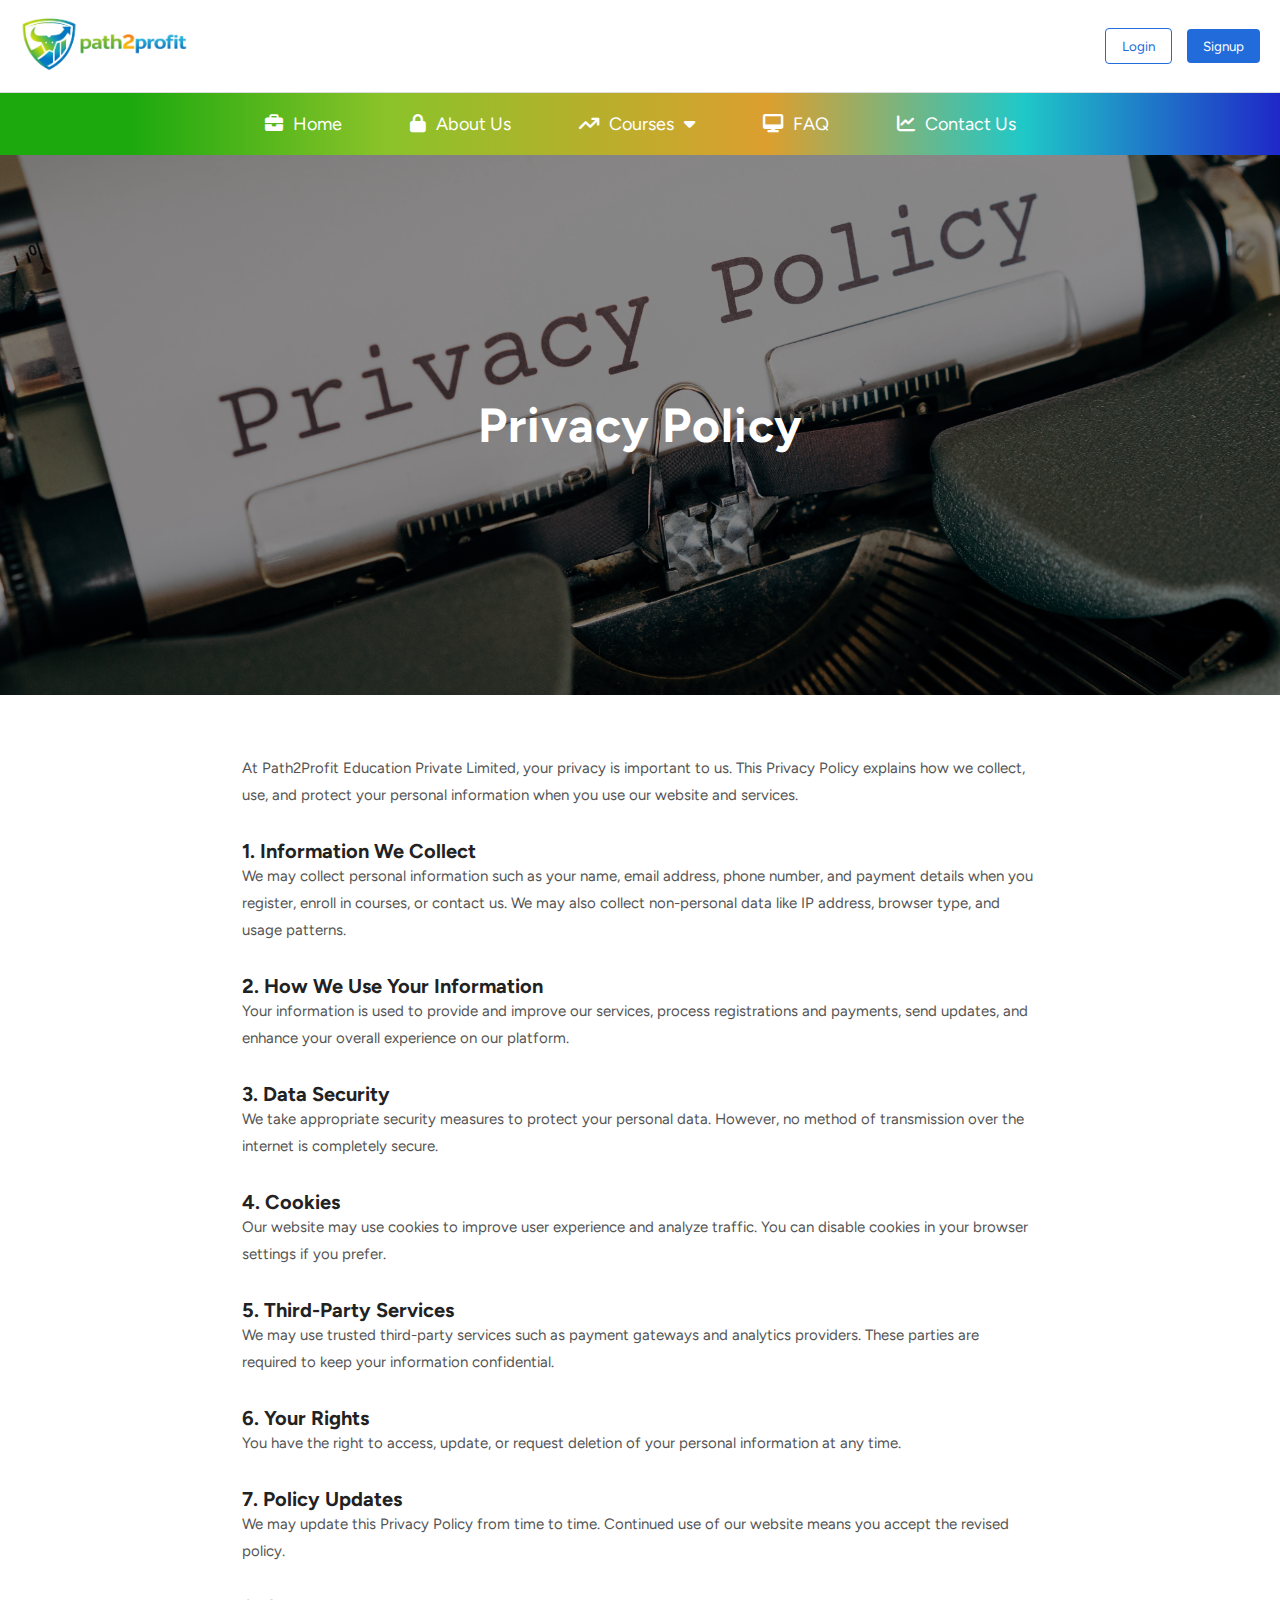
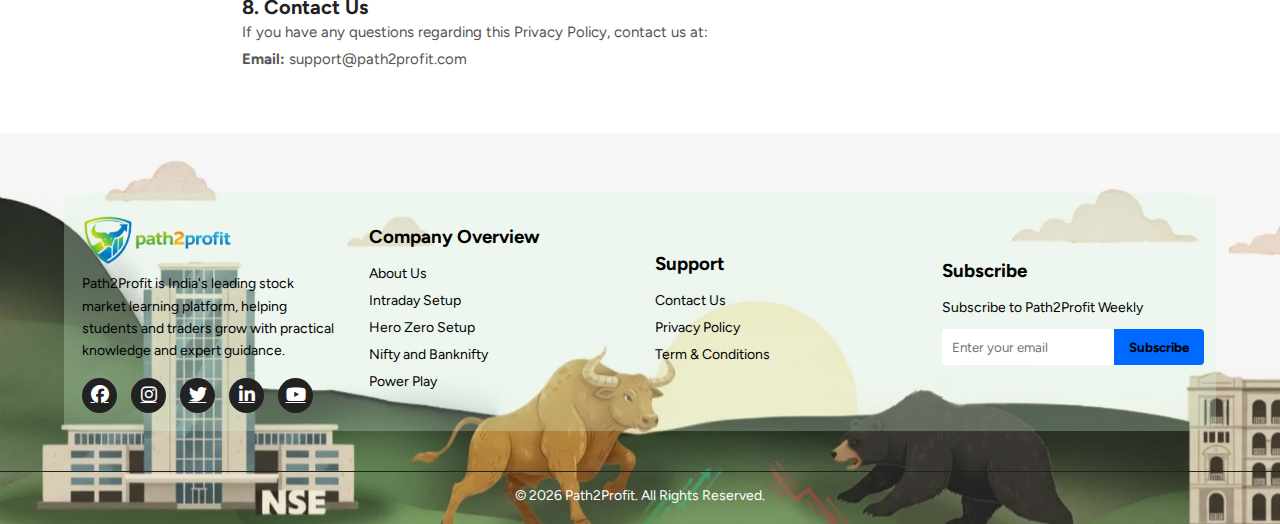
<file: Clone/privacyPolicy.html>
<!doctype html>
<html lang="en">
  <head>
    <meta charset="UTF-8" />
    <meta name="viewport" content="width=device-width, initial-scale=1.0" />
    <title>Privacy Policy</title>
    <link rel="stylesheet" href="style.css" />
    <link rel="stylesheet" href="CSS/privacy.css" />
    <link
      rel="stylesheet"
      href="https://cdnjs.cloudflare.com/ajax/libs/font-awesome/6.5.1/css/all.min.css"
    />

    <link
      rel="stylesheet"
      href="https://cdnjs.cloudflare.com/ajax/libs/font-awesome/4.7.0/css/font-awesome.min.css"
    />
    <link rel="preconnect" href="https://fonts.googleapis.com" />
    <link rel="preconnect" href="https://fonts.gstatic.com" crossorigin />
    <link
      href="https://fonts.googleapis.com/css2?family=Averia+Gruesa+Libre&family=Comic+Relief:wght@400;700&family=Figtree:ital,wght@0,300..900;1,300..900&family=Montserrat:ital,wght@0,100..900;1,100..900&family=Open+Sans:ital,wght@0,300..800;1,300..800&family=Roboto:ital,wght@0,100..900;1,100..900&display=swap"
      rel="stylesheet"
    />
  </head>
  <body>
    <!-- HEADER  -->
    <header>
      <!-- Top Bar -->
      <div class="top-bar">
        <img class="logo" src="photos/Path2Profit_Logo.png" alt="" />

        <div class="menu-icon" id="menuIcon">
          <i class="fa-solid fa-bars"></i>
        </div>

        <div class="top-right">
          <button
            onclick="
              window.location.href =
                'https://web.classplusapp.com/login?orgCode=hiietv'
            "
            class="login-btn"
          >
            Login
          </button>
          <button
            onclick="
              window.location.href =
                'https://web.classplusapp.com/login?orgCode=hiietv'
            "
            class="signup-btn"
          >
            Signup
          </button>
        </div>
      </div>

      <!-- Navigation Bar -->
      <!-- <div class="menu-icon" id="menuToggle">
  <i class="fa-solid fa-bars"></i>
</div> -->

      <nav class="nav-bar" id="mobileNav">
        <a href="index.html"><i class="fa-solid fa-briefcase"></i> Home</a>
        <a href="about-us.html"><i class="fa-solid fa-lock"></i> About Us</a>
        <div class="nav-dropdown">
          <a href="#"
            ><i class="fa-solid fa-arrow-trend-up"></i> Courses
            <i class="fa-solid fa-caret-down"></i>
          </a>
          <div class="dropdown-content">
            <a href="Course-Intraday Setup page.html">Intraday Setup</a>
            <a href="Course-Hero Zero Setup.html">Hero Zero Setup</a>
            <a href="Course-Nifty and Banknifty.html">Nifty and Banknifty</a>
            <a href="Course-Power Play.html">Power Play</a>
          </div>
        </div>
        <a href="Faq.html"><i class="fa-solid fa-desktop"></i> FAQ </a>
        <a href="Contact-Us.html"
          ><i class="fa-solid fa-chart-line"></i>Contact Us</a
        >
        <div class="mobile-auth">
          <button
            onclick="
              window.location.href =
                'https://web.classplusapp.com/login?orgCode=hiietv'
            "
            class="login-btn"
          >
            Login
          </button>
          <button
            onclick="
              window.location.href =
                'https://web.classplusapp.com/login?orgCode=hiietv'
            "
            class="signup-btn"
          >
            Signup
          </button>
        </div>
      </nav>
    </header>
    <!-- HEADER  -->
    <!-- Privacy Policy Section -->
    <section class="privacy-section">
      <!-- Header Image -->
      <div class="privacy-hero">
        <img src="photos/privacy-policy.jpg" alt="Privacy Policy" />
        <div class="privacy-overlay">
          <h1>Privacy Policy</h1>
        </div>
      </div>

      <!-- Content -->
      <div class="privacy-content">
        <p>
          At Path2Profit Education Private Limited, your privacy is important to
          us. This Privacy Policy explains how we collect, use, and protect your
          personal information when you use our website and services.
        </p>

        <h2>1. Information We Collect</h2>
        <p>
          We may collect personal information such as your name, email address,
          phone number, and payment details when you register, enroll in
          courses, or contact us. We may also collect non-personal data like IP
          address, browser type, and usage patterns.
        </p>

        <h2>2. How We Use Your Information</h2>
        <p>
          Your information is used to provide and improve our services, process
          registrations and payments, send updates, and enhance your overall
          experience on our platform.
        </p>

        <h2>3. Data Security</h2>
        <p>
          We take appropriate security measures to protect your personal data.
          However, no method of transmission over the internet is completely
          secure.
        </p>

        <h2>4. Cookies</h2>
        <p>
          Our website may use cookies to improve user experience and analyze
          traffic. You can disable cookies in your browser settings if you
          prefer.
        </p>

        <h2>5. Third-Party Services</h2>
        <p>
          We may use trusted third-party services such as payment gateways and
          analytics providers. These parties are required to keep your
          information confidential.
        </p>

        <h2>6. Your Rights</h2>
        <p>
          You have the right to access, update, or request deletion of your
          personal information at any time.
        </p>

        <h2>7. Policy Updates</h2>
        <p>
          We may update this Privacy Policy from time to time. Continued use of
          our website means you accept the revised policy.
        </p>

        <h2>8. Contact Us</h2>
        <p>
          If you have any questions regarding this Privacy Policy, contact us
          at:
          <br />
          <strong>Email:</strong> support@path2profit.com
        </p>
      </div>
    </section>

    <!-- Privacy Policy Content -->

    <!-- footer---------  -->
    <footer class="footer">
      <div class="footer-container">
        <!-- Logo & Overview -->
        <div class="footer-box">
          <!-- <span class="logo-footer">Path2Profit</span><sup>®</sup> -->
          <img class="logo-footer" src="photos/Path2Profit_Logo.png" alt="" />
          <p>
            Path2Profit is India's leading stock market learning platform,
            helping students and traders grow with practical knowledge and
            expert guidance.
          </p>
          <div class="social-icons">
            <a href="#"><i class="fab fa-facebook-f"></i></a>
            <a href="#"><i class="fab fa-instagram"></i></a>
            <a href="#"><i class="fab fa-twitter"></i></a>
            <a href="#"><i class="fab fa-linkedin-in"></i></a>
            <a href="#"><i class="fab fa-youtube"></i></a>
          </div>
        </div>

        <!-- Company Overview -->
        <div class="footer-box">
          <h3>Company Overview</h3>
          <ul>
            <li><a href="about-us.html">About Us</a></li>
            <li>
              <a href="Course-Intraday Setup page.html">Intraday Setup</a>
            </li>
            <li><a href="Course-Hero Zero Setup.html">Hero Zero Setup</a></li>
            <li>
              <a href="Course-Nifty and Banknifty.html">Nifty and Banknifty</a>
            </li>
            <li><a href="Course-Power Play.html">Power Play</a></li>
          </ul>
        </div>

        <!-- Support -->
        <div class="footer-box">
          <h3>Support</h3>
          <ul>
            <li><a href="Contact-Us.html">Contact Us</a></li>
            <li><a href="privacyPolicy.html">Privacy Policy</a></li>
            <li><a href="terms&conditions.html">Term & Conditions</a></li>
          </ul>
        </div>

        <!-- Newsletter -->
        <div class="footer-box">
          <h3>Subscribe</h3>
          <p>Subscribe to Path2Profit Weekly</p>
          <div class="subscribe-box">
            <input type="email" placeholder="Enter your email" />
            <button>Subscribe</button>
          </div>
        </div>
      </div>

      <div class="footer-bottom">
        <p>© 2026 Path2Profit. All Rights Reserved.</p>
      </div>
    </footer>

    <!-- /* ---footer----------- -->
    <script src="media-query.js"></script>
    <script src="navbar.js"></script>
  </body>
</html>
</file>
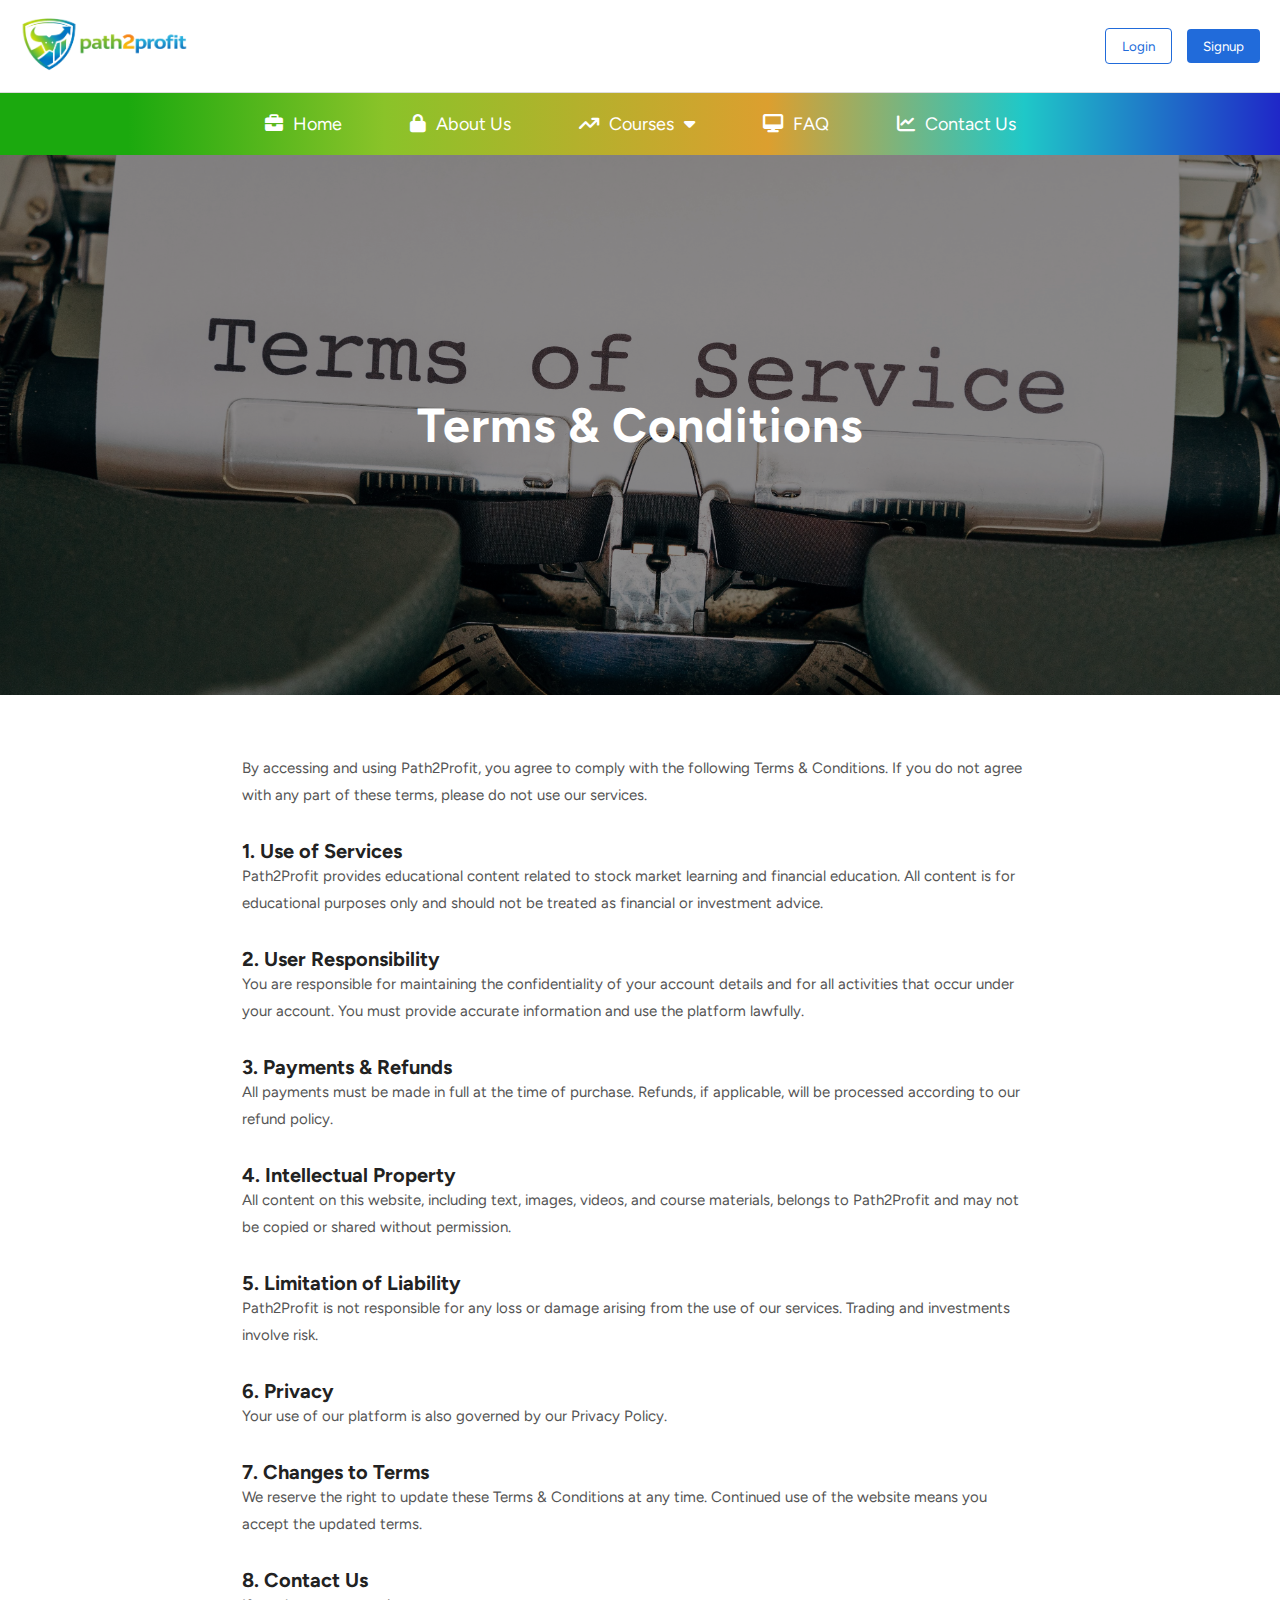
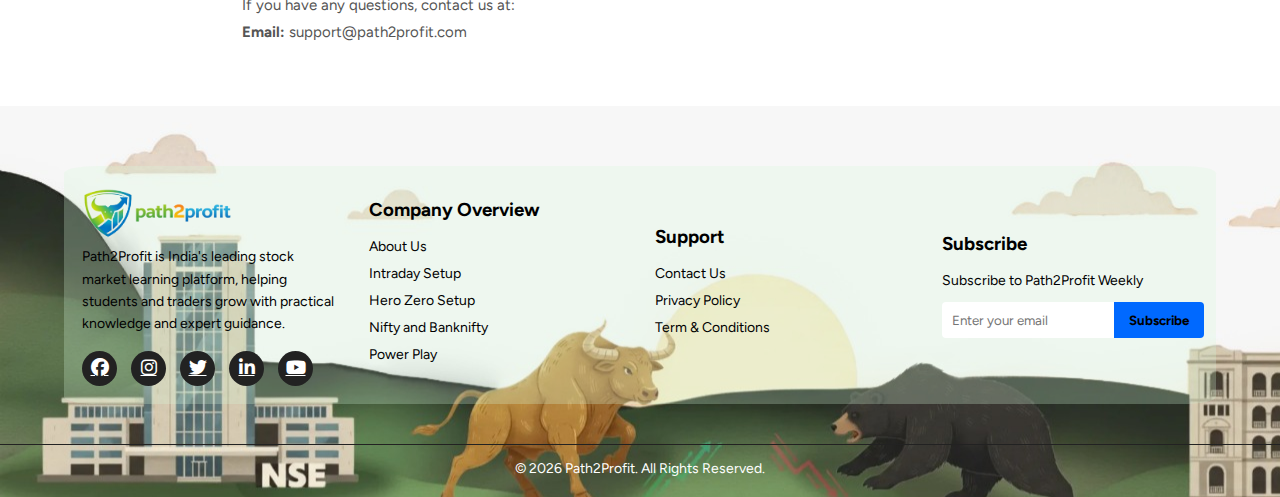
<file: Clone/terms&conditions.html>
<!doctype html>
<html lang="en">
  <head>
    <meta charset="UTF-8" />
    <meta name="viewport" content="width=device-width, initial-scale=1.0" />
    <title>Terms&Conditions</title>
    <link rel="stylesheet" href="style.css" />
    <link rel="stylesheet" href="CSS/term&conditions.css" />
    <link
      rel="stylesheet"
      href="https://cdnjs.cloudflare.com/ajax/libs/font-awesome/6.5.1/css/all.min.css"
    />

    <link
      rel="stylesheet"
      href="https://cdnjs.cloudflare.com/ajax/libs/font-awesome/4.7.0/css/font-awesome.min.css"
    />
    <link rel="preconnect" href="https://fonts.googleapis.com" />
    <link rel="preconnect" href="https://fonts.gstatic.com" crossorigin />
    <link
      href="https://fonts.googleapis.com/css2?family=Averia+Gruesa+Libre&family=Comic+Relief:wght@400;700&family=Figtree:ital,wght@0,300..900;1,300..900&family=Montserrat:ital,wght@0,100..900;1,100..900&family=Open+Sans:ital,wght@0,300..800;1,300..800&family=Roboto:ital,wght@0,100..900;1,100..900&display=swap"
      rel="stylesheet"
    />
  </head>
  <body>
    <!-- HEADER  -->
    <header>
      <!-- Top Bar -->
      <div class="top-bar">
        <img class="logo" src="photos/Path2Profit_Logo.png" alt="" />

        <div class="menu-icon" id="menuIcon">
          <i class="fa-solid fa-bars"></i>
        </div>

        <div class="top-right">
          <button onclick="location.href = 'about-us.html'" class="login-btn">
            Login
          </button>
          <button class="signup-btn">Signup</button>
        </div>
      </div>

      <!-- Navigation Bar -->
      <!-- <div class="menu-icon" id="menuToggle">
  <i class="fa-solid fa-bars"></i>
</div> -->

      <nav class="nav-bar" id="mobileNav">
        <a href="index.html"><i class="fa-solid fa-briefcase"></i> Home</a>
        <a href="about-us.html"><i class="fa-solid fa-lock"></i> About Us</a>
        <div class="nav-dropdown">
          <a href="#"
            ><i class="fa-solid fa-arrow-trend-up"></i> Courses
            <i class="fa-solid fa-caret-down"></i>
          </a>
          <div class="dropdown-content">
            <a href="Course-Intraday Setup page.html">Intraday Setup</a>
            <a href="Course-Hero Zero Setup.html">Hero Zero Setup</a>
            <a href="Course-Nifty and Banknifty.html">Nifty and Banknifty</a>
            <a href="Course-Power Play.html">Power Play</a>
          </div>
        </div>
        <a href="Faq.html"><i class="fa-solid fa-desktop"></i> FAQ </a>
        <a href="Contact-Us.html"
          ><i class="fa-solid fa-chart-line"></i>Contact Us</a
        >
        <div class="mobile-auth">
          <button class="login-btn">Login</button>
          <button class="signup-btn">Signup</button>
        </div>
      </nav>
    </header>
    <!-- HEADER  -->
    <!-- Terms & Conditions Section -->
    <section class="terms-section">
      <!-- Header Image -->
      <div class="terms-hero">
        <img src="photos/terms-and-conditions.jpg" alt="Terms & Conditions" />
        <div class="terms-overlay">
          <h1>Terms & Conditions</h1>
        </div>
      </div>

      <!-- Content -->
      <div class="terms-content">
        <p>
          By accessing and using Path2Profit, you agree to comply with the
          following Terms & Conditions. If you do not agree with any part of
          these terms, please do not use our services.
        </p>

        <h2>1. Use of Services</h2>
        <p>
          Path2Profit provides educational content related to stock market
          learning and financial education. All content is for educational
          purposes only and should not be treated as financial or investment
          advice.
        </p>

        <h2>2. User Responsibility</h2>
        <p>
          You are responsible for maintaining the confidentiality of your
          account details and for all activities that occur under your account.
          You must provide accurate information and use the platform lawfully.
        </p>

        <h2>3. Payments & Refunds</h2>
        <p>
          All payments must be made in full at the time of purchase. Refunds, if
          applicable, will be processed according to our refund policy.
        </p>

        <h2>4. Intellectual Property</h2>
        <p>
          All content on this website, including text, images, videos, and
          course materials, belongs to Path2Profit and may not be copied or
          shared without permission.
        </p>

        <h2>5. Limitation of Liability</h2>
        <p>
          Path2Profit is not responsible for any loss or damage arising from the
          use of our services. Trading and investments involve risk.
        </p>

        <h2>6. Privacy</h2>
        <p>Your use of our platform is also governed by our Privacy Policy.</p>

        <h2>7. Changes to Terms</h2>
        <p>
          We reserve the right to update these Terms & Conditions at any time.
          Continued use of the website means you accept the updated terms.
        </p>

        <h2>8. Contact Us</h2>
        <p>
          If you have any questions, contact us at:
          <br />
          <strong>Email:</strong> support@path2profit.com
        </p>
      </div>
    </section>
    <!-- Header Image -->

    <!-- footer---------  -->
    <footer class="footer">
      <div class="footer-container">
        <!-- Logo & Overview -->
        <div class="footer-box">
          <!-- <span class="logo-footer">Path2Profit</span><sup>®</sup> -->
          <img class="logo-footer" src="photos/Path2Profit_Logo.png" alt="" />
          <p>
            Path2Profit is India's leading stock market learning platform,
            helping students and traders grow with practical knowledge and
            expert guidance.
          </p>
          <div class="social-icons">
            <a href="#"><i class="fab fa-facebook-f"></i></a>
            <a href="#"><i class="fab fa-instagram"></i></a>
            <a href="#"><i class="fab fa-twitter"></i></a>
            <a href="#"><i class="fab fa-linkedin-in"></i></a>
            <a href="#"><i class="fab fa-youtube"></i></a>
          </div>
        </div>

        <!-- Company Overview -->
        <div class="footer-box">
          <h3>Company Overview</h3>
          <ul>
            <li><a href="about-us.html">About Us</a></li>
            <li>
              <a href="Course-Intraday Setup page.html">Intraday Setup</a>
            </li>
            <li><a href="Course-Hero Zero Setup.html">Hero Zero Setup</a></li>
            <li>
              <a href="Course-Nifty and Banknifty.html">Nifty and Banknifty</a>
            </li>
            <li><a href="Course-Power Play.html">Power Play</a></li>
          </ul>
        </div>

        <!-- Support -->
        <div class="footer-box">
          <h3>Support</h3>
          <ul>
            <li><a href="Contact-Us.html">Contact Us</a></li>
            <li><a href="privacyPolicy.html">Privacy Policy</a></li>
            <li><a href="terms&conditions.html">Term & Conditions</a></li>
          </ul>
        </div>

        <!-- Newsletter -->
        <div class="footer-box">
          <h3>Subscribe</h3>
          <p>Subscribe to Path2Profit Weekly</p>
          <div class="subscribe-box">
            <input type="email" placeholder="Enter your email" />
            <button>Subscribe</button>
          </div>
        </div>
      </div>

      <div class="footer-bottom">
        <p>© 2026 Path2Profit. All Rights Reserved.</p>
      </div>
    </footer>

    <!-- /* ---footer----------- -->
    <script src="media-query.js"></script>
    <script src="navbar.js"></script>
  </body>
</html>
</file>
<file: Clone/CSS/Course.css>
* {
  margin: 0;
  padding: 0;
  box-sizing: border-box;
  /* font-family: "Segoe UI", sans-serif; */
  font-family: "Figtree", sans-serif;
  /* font-family: Arial, sans-serif; */
  /* padding-bottom: 20px; */
  align-items: center;
  scroll-behavior: smooth;
}
html,
body {
  overflow-x: hidden;
}
img {
  max-width: 100%;
  height: auto;
  display: block;
}

header {
  width: 100%;
}
/* <!-- Trade Like a Pro Section -->  */
.tlp-section {
  background: #ffe1cc;
  padding: 60px 0;
  font-family: "Open Sans", sans-serif;
}

.tlp-container {
  width: 90%;
  margin: auto;
  display: flex;
  gap: 40px;
}

.tlp-left {
  flex: 2;
}

.tlp-right {
  flex: 1;
  background: #fff;
  border-radius: 10px;
  padding: 20px;
  box-shadow: 0 0 15px rgba(0, 0, 0, 0.1);
  text-align: center;
}

.tlp-tag {
  color: #060659;
  font-style: italic;
  display: block;
  margin-bottom: 15px;
}

.tlp-badge {
  background: #fff;
  padding: 6px 12px;
  border-radius: 20px;
  font-size: 14px;
}

.tlp-title {
  font-size: 50px;
  margin: 10px 0;
}

.tlp-title span {
  color: #0069ff;
}

.tlp-subtext {
  margin: 15px 0;
  color: #333;
}

.tlp-buttons {
  display: flex;
  gap: 10px;
  margin: 20px 0;
}

.btn-orange {
  background: #0069ff;
  color: #fff;
  border: none;
  padding: 10px 18px;
  border-radius: 6px;
  cursor: pointer;
}

.tlp-stats {
  background: #fff;
  display: flex;
  justify-content: space-between;
  padding: 10px 36px 10px 47px;
  border-radius: 10px;
  margin: 25px 150px 3px 0px;
}

.stat-box {
  text-align: center;
}

.tlp-heading {
  margin-top: 25px;
}

.tlp-highlight {
  color: #050548;
  font-weight: bold;
}

.tlp-image {
  width: 100%;
  border-radius: 8px;
}

.btn-enroll {
  background: #0069ff;
  color: #fff;
  border: none;
  width: 100%;
  padding: 12px;
  margin-top: 15px;
  border-radius: 6px;
}

.btn-enquire {
  background: transparent;
  color: #0069ff;
  border: 2px solid #0069ff;
  width: 100%;
  padding: 12px;
  margin-top: 10px;
  border-radius: 6px;
}

.tlp-free {
  font-size: 12px;
  margin: 10px 0;
  color: #777;
}

.tlp-includes {
  text-align: left;
  margin-top: 20px;
}

.tlp-includes ul {
  padding-left: 20px;
}

.tlp-rates {
  display: flex;
  justify-content: space-between;
  margin-top: 20px;
}

.rate-box {
  width: 48%;
  background: #f6f6f6;
  border-radius: 10px;
  padding: 15px;
  text-align: center;
}
/* <!-- Trade Like a Pro Section -->  */

/* <!-- Course Journey Section -->  */
.cj-section {
  padding: 80px 0;
  background: #fff;
  font-family: "Segoe UI", sans-serif;
}

.cj-container {
  width: 85%;
  margin: auto;
}

.cj-title {
  font-size: 32px;
  font-weight: 700;
  margin-bottom: 40px;
  color: #000;
  font-family: "Figtree", sans-serif;
  padding: 22px;
  font-weight: bold;
  color: #050548;
  font-size: 40px;
  margin-bottom: 10px;
  font-family: "Roboto", sans-serif;
  font-optical-sizing: auto;
  font-style: normal;
  font-variation-settings: "wdth" 100;
  -webkit-text-stroke-width: 1px;
  -webkit-text-stroke-color: #000;
}

/* Timeline */
.cj-timeline {
  position: relative;
  padding-left: 50px;
}

.cj-timeline::before {
  content: "";
  position: absolute;
  left: 18px;
  top: 0;
  width: 1.5px;
  height: 100%;
  background: #ff6a00;
}

/* Each item */
.cj-item {
  position: relative;
  display: flex;
  align-items: flex-start;
  margin-bottom: 50px;
}

/* Orange dot */
.cj-dot {
  width: 16px;
  height: 14px;
  background: #ff6a00;
  border-radius: 50%;
  position: absolute;
  left: -39px;
  top: -3px;
  box-shadow: 0 0 0 5px rgba(255, 106, 0, 0.25);
}
.cj-timeline::after {
  content: "";
  position: absolute;
  left: 11px;
  bottom: -8px;
  width: 16px;
  height: 14px;
  background: #ff6a00;
  border-radius: 50%;
  box-shadow: 0 0 0 5px rgb(255 106 0 / 43%);
}

/* Content */
.cj-content {
  margin-left: 40px;
}

.cj-content h3 {
  font-size: 20px;
  font-weight: 700;
  margin-bottom: 10px;
  color: #000;
}

.cj-content ul {
  padding-left: 20px;
}

.cj-content ul li {
  font-size: 15px;
  line-height: 1.8;
  color: #333;
}

/* Responsive */
@media (max-width: 768px) {
  .cj-container {
    width: 92%;
  }

  .cj-content h3 {
    font-size: 18px;
  }

  .cj-content ul li {
    font-size: 14px;
  }
}
/* <!-- Course Journey Section -->  */
/* <!-- Certification Section -->  */
.cert-section {
  padding: 15px 54px;
  background: #ffffff;
  font-family: "Segoe UI", sans-serif;
}

.cert-container {
  width: 90%;
  margin: auto;
  display: flex;
  align-items: center;
  justify-content: space-between;
  gap: 50px;
}

/* Left */
.cert-left {
  width: 50%;
}

.cert-tag {
  color: #0069ff;
  font-style: italic;
  font-size: 18px;
  display: inline-block;
  margin-bottom: 15px;
}

.cert-left h2 {
  font-size: 36px;
  font-weight: 700;
  color: #000;
  margin-bottom: 20px;
  line-height: 1.3;
}

.cert-left p {
  font-size: 16px;
  color: #666;
  line-height: 1.8;
  margin-bottom: 15px;
  max-width: 520px;
}

.cert-bold {
  font-weight: 600;
  color: #000;
}

/* Right */
.cert-right {
  width: 50%;
  text-align: right;
}

.cert-right img {
  width: 85%;
  max-width: 520px;
  box-shadow: 0 20px 40px rgba(0, 0, 0, 0.15);
  border-radius: 6px;
}

/* Responsive */
@media (max-width: 900px) {
  .cert-container {
    flex-direction: column;
    text-align: center;
  }

  .cert-left,
  .cert-right {
    width: 100%;
  }

  .cert-right {
    text-align: center;
    margin-top: 40px;
  }
}
/* <!-- Certification Section -->  */

/* <!-- Mobile App Promo Section --> */
.app-section {
  padding: 50px 0;
  /* background: #000; */
  font-family: "Roboto", sans-serif;
}

.app-container {
  width: 90%;
  margin: auto;
  background: radial-gradient(circle at left, #2a2a2a, #000);
  border-radius: 25px;
  padding: 60px;
  display: flex;
  align-items: center;
  justify-content: space-between;
  color: #fff;
}

/* Left */
.app-left {
  width: 50%;
}

.app-left h2 {
  font-size: 32px;
  margin-bottom: 20px;
}

.app-left p {
  font-size: 15px;
  line-height: 1.8;
  color: #ccc;
  margin-bottom: 15px;
  font-family: "Comic Relief", system-ui;
}

.app-left span {
  color: #0069ff;
  font-weight: 600;
}

.app-left strong {
  color: #fff;
}

.app-tagline {
  margin-top: 20px;
  font-weight: 600;
  color: #fff;
}

/* Right */
.app-right {
  width: 45%;
  text-align: center;
  position: relative;
}

.phones {
  position: relative;
  height: 420px;
}

.phone {
  /* width: 220px; */
  position: absolute;
  top: 0;
}

.phone-one {
  left: 40px;
  transform: rotate(-5deg);
}

.phone-two {
  right: 40px;
  top: 40px;
  transform: rotate(6deg);
}

.store-buttons {
  margin-top: 30px;
  display: flex;
  justify-content: center;
  gap: 15px;
}

.store-buttons img {
  height: 45px;
  cursor: pointer;
}

/* Responsive */
@media (max-width: 900px) {
  .app-container {
    flex-direction: column;
    text-align: center;
  }

  .app-left,
  .app-right {
    width: 100%;
  }

  .phones {
    margin-top: 40px;
  }
}
/* <!-- Mobile App Promo Section -->  */
/* <!-- Enquiry Section -->  */
.enq-section {
  padding: 80px 112px;
  font-family: "Segoe UI", sans-serif;
}

.enq-container {
  width: 90%;
  margin: auto;
  display: flex;
  gap: 50px;
  align-items: center;
}

/* LEFT CARD */
.enq-left {
  width: 45%;
  height: 37rem;
  background: #0069ff08;
  border-radius: 35px;
  padding: 15px;
  position: relative;
  text-align: center;
}

.mentor-img {
  width: 100%;
  height: 34rem;
  border-radius: 35px;
}

/* Badges */
.badgee {
  position: absolute;
  background: #ffffff80;
  color: #000;
  padding: 8px 14px;
  border-radius: 20px;
  font-size: 13px;
  box-shadow: 0 5px 15px rgba(0, 0, 0, 0.15);
}

.ratingg {
  top: 52px;
  left: 23px;
}

.online {
  top: 131px;
  right: 17px;
}

.happy {
  bottom: 90px;
  left: 20px;
}

.mentor {
  bottom: 50px;
  right: 20px;
}

.avatars img {
  width: 24px;
  border-radius: 50%;
  margin-left: -8px;
  border: 2px solid #fff;
}

/* RIGHT FORM */
.enq-right {
  width: 55%;
}

.enq-right h2 {
  font-size: 28px;
  margin-bottom: 5px;
}

.enq-right p {
  color: #666;
  margin-bottom: 25px;
}
.avatars {
  display: flex;
  justify-content: center;
  gap: 2px;
}

form label {
  font-size: 14px;
  font-weight: 500;
  margin: 12px 0 6px;
  display: block;
}

form input,
form select {
  width: 100%;
  padding: 12px;
  border-radius: 8px;
  border: 1px solid #ccc;
  outline: none;
}

.row {
  display: flex;
  gap: 15px;
}

.row div {
  flex: 1;
}

.check {
  display: flex;
  align-items: center;
  gap: 6px;
  margin: 12px 0;
}

.check input {
  width: 16px;
  height: 16px;
  cursor: pointer;
}

.check label {
  font-size: 14px;
  color: #333;
  cursor: pointer;
  white-space: nowrap;
}

button {
  width: 100%;
  background: #0069ff;
  color: #fff;
  border: none;
  padding: 14px;
  border-radius: 10px;
  font-size: 16px;
  cursor: pointer;
}

/* Responsive */
@media (max-width: 900px) {
  .enq-container {
    flex-direction: column;
  }
  .enq-left,
  .enq-right {
    width: 100%;
  }
}
/* <!-- Enquiry Section -->  */
</file>
<file: Clone/style.css>
/* Color - #0069ff  */
* {
  margin: 0;
  padding: 0;
  box-sizing: border-box;
  /* font-family: "Segoe UI", sans-serif; */
  font-family: "Figtree", sans-serif;
  /* font-family: Arial, sans-serif; */
  /* padding-bottom: 20px; */
  align-items: center;
  scroll-behavior: smooth;
}
button,
a {
  transition: all 0.2s ease-in-out;
}

header {
  width: 100%;
}
html,
body {
  overflow-x: hidden;
}
img {
  max-width: 100%;
  height: auto;
  display: block;
}

/* ======loader=========  */
/* Fullscreen Loader */
#site-loader {
  position: fixed;
  top: 0;
  left: 0;
  width: 100%;
  height: 100%;
  background: #ffffff;
  display: flex;
  align-items: center;
  justify-content: center;
  z-index: 999999;
}

/* Center content */
.loader-content {
  text-align: center;
}

/* Logo */
.loader-content img {
  width: 140px;
  margin-bottom: 20px;
  animation: fadeIn 1.2s ease-in-out infinite alternate;
}

/* Spinner */
.spinner {
  width: 45px;
  height: 45px;
  border: 5px solid #e0e0e0;
  border-top: 5px solid #0069ff;
  border-radius: 50%;
  animation: spin 1s linear infinite;
  margin: auto;
}

/* Animations */
@keyframes spin {
  0% {
    transform: rotate(0deg);
  }
  100% {
    transform: rotate(360deg);
  }
}

@keyframes fadeIn {
  0% {
    opacity: 0.4;
  }
  100% {
    opacity: 1;
  }
}
/* ================= Loader Responsive ================= */

/* Tablets */
@media (max-width: 768px) {
  .loader-content img {
    width: 110px; /* smaller logo */
    margin-bottom: 15px;
  }

  .spinner {
    width: 38px;
    height: 38px;
    border-width: 4px;
  }
}

/* Small Phones */
@media (max-width: 480px) {
  .loader-content img {
    width: 90px;
    margin-bottom: 12px;
  }

  .spinner {
    width: 32px;
    height: 32px;
    border-width: 3px;
  }

  #site-loader {
    background: #ffffff;
  }
}
/* ================= Loader Responsive ================= */

/* Tablets */
@media (max-width: 768px) {
  .loader-content img {
    width: 110px; /* smaller logo */
    margin-bottom: 15px;
  }

  .spinner {
    width: 38px;
    height: 38px;
    border-width: 4px;
  }
}

/* Small Phones */
@media (max-width: 480px) {
  .loader-content img {
    width: 90px;
    margin-bottom: 12px;
  }

  .spinner {
    width: 32px;
    height: 32px;
    border-width: 3px;
  }

  #site-loader {
    background: #ffffff;
  }
}

/* ==========loader========= */
/* ================= HEADER + NAVBAR (CLEAN SYSTEM) ================= */

/* ---------- TOP BAR ---------- */
.top-bar {
  position: sticky;
  top: 0;
  z-index: 3000;
  display: flex;
  justify-content: space-between;
  align-items: center;
  padding: 12px 20px;
  background: #fff;
  border-bottom: 1px solid #ddd;
}

.logo {
  width: 170px;
  height: auto;
}
.top-right {
  display: flex;
  align-items: center;
  gap: 15px;
}

.top-right i {
  font-size: 18px;
  cursor: pointer;
}

.login-btn {
  padding: 9px 16px;
  border: 1px solid #216bda;
  background: transparent;
  color: #216bda;
  border-radius: 4px;
  cursor: pointer;
}

.signup-btn {
  padding: 9px 16px;
  border: none;
  background: #216bda;
  color: white;
  border-radius: 4px;
  cursor: pointer;
}

/* Hamburger */
.menu-icon {
  display: none;
  font-size: 26px;
  cursor: pointer;
  color: #000;
}

/* ---------- NAV BAR (DESKTOP) ---------- */
.nav-bar {
  background: linear-gradient(
    to right,
    #1ba90e 10%,
    #8ac329 30%,
    rgb(220, 159, 47) 60%,
    #1fc8c8 80%,
    #1f27c8 100%
  );
  display: flex;
  justify-content: center;
  gap: 48px;
  padding: 10px 0;
  position: relative;
  z-index: 2000;
}

.nav-bar a {
  color: #fff;
  font-size: 18px;
  text-decoration: none;
  display: flex;
  align-items: center;
  gap: 10px;
  padding: 10px;
  position: relative;
}

/* ---------- DROPDOWN ---------- */
.nav-dropdown {
  position: relative;
}

.dropdown-content {
  display: none;
  position: absolute;
  top: 100%;
  left: 0;
  background: #111;
  min-width: 200px;
  border-radius: 6px;
  overflow: hidden;
}

/* .nav-dropdown:hover .dropdown-content {
  display: block;
} */

.nav-dropdown.active .dropdown-content {
  display: block;
}

.dropdown-content a {
  display: block;
  padding: 12px 15px;
  color: white;
}

.dropdown-content a:hover {
  background: #ff6a00;
}
.mobile-auth {
  display: none;
}
.nav-bar a:hover {
  text-decoration: none;
}
.nav-bar a::after {
  content: "";
  position: absolute;
  left: 0;
  bottom: 2px;
  width: 0;
  height: 2px;
  background: white;
  transition: width 0.25s ease;
}

.nav-bar a:hover::after {
  width: 100%;
}

/* ================= MOBILE FULLSCREEN DROPDOWN ================= */
@media (max-width: 768px) {
  /* Show hamburger */
  .menu-icon {
    display: block;
  }

  /* Hide desktop buttons if any */
  .top-right {
    display: none;
  }

  /* NAV MENU */
  .nav-bar {
    position: fixed;
    top: 64px; /* height of top-bar */
    left: 0;
    width: 100%;
    height: calc(100vh - 64px);
    background: #111;
    flex-direction: column;
    align-items: flex-start;
    padding: 20px;
    margin-top: -125px;
    gap: 10px;
    transform: translateY(-120%);
    transition: transform 0.4s ease;
  }

  .nav-bar.active {
    transform: translateY(0);
  }
  .dropdown-content a:hover {
    background: #ff6a00;
  }
  .nav-bar a:hover {
    text-decoration: none;
  }
  .nav-bar a::after {
    content: "";
    position: absolute;
    left: 0;
    bottom: 2px;
    width: 0;
    height: 2px;
    background: white;
    transition: width 0.25s ease;
  }

  .nav-bar a:hover::after {
    width: 100%;
  }

  .nav-bar a {
    width: 100%;
    color: #fff;
    font-size: 20px;
    padding: 14px 10px;
    border-bottom: 1px solid rgba(255, 255, 255, 0.2);
    overflow: hidden;
  }

  /* Dropdown inside mobile */
  .nav-dropdown .dropdown-content {
    position: static;
    background: #222;
    width: 100%;
    display: none;
  }

  .nav-dropdown.active .dropdown-content {
    display: block;
  }

  .dropdown-content a {
    padding-left: 25px;
    font-size: 18px;
  }
}
/* Show login & signup inside mobile nav */

@media (max-width: 768px) {
  /* Hide top bar buttons when menu is open */
  .top-bar .top-right {
    display: none;
  }

  /* Add spacing in mobile nav */
  .nav-bar {
    padding-top: 50px;
  }

  /* Style login/signup inside nav */
  .nav-bar .mobile-auth {
    width: 100%;
    display: flex;
    flex-direction: column;
    gap: 12px;
    margin-top: 20px;
    overflow: hidden;
  }

  .nav-bar .mobile-auth button {
    width: 100%;
    padding: 12px;
    border-radius: 6px;
    font-size: 15px;
    font-weight: 600;
    cursor: pointer;
  }

  .nav-bar .mobile-auth .login-btn {
    background: transparent;
    border: 1px solid #216bda;
    color: white;
  }

  .nav-bar .mobile-auth .signup-btn {
    background: #216bda;
    border: none;
    color: white;
  }
}

/* ---- Nav Bar -----  */

/* ---- main screen ----  */
/* ================= MAIN SLIDER ================= */
/* ================= MAIN SLIDER ================= */

.mainscreen {
  width: 100%;
  height: auto;
  overflow: hidden;
  margin: 0;
  padding: 0;
}

.slider {
  width: 100%;
  /* max-width: 1512px; */
  /* height: 745px; */
  height: auto;
  margin: 0 auto;
  overflow: hidden;
  position: relative;
  display: block;
}

.slides {
  display: flex;
  width: 100%;
  animation: slideAnim 20s linear infinite;
}

.slide {
  min-width: 100%;
  height: 100%;
}

.slide img {
  width: 100%;
  height: 100%;
  object-fit: contain; /* show full image */
  background: #000; /* optional: black space around image */
  display: block;
  /* margin-top: 0; */
}

/* Animation */
@keyframes slideAnim {
  0% {
    transform: translateX(0%);
  }
  30% {
    transform: translateX(0%);
  }

  35% {
    transform: translateX(-100%);
  }
  65% {
    transform: translateX(-100%);
  }

  70% {
    transform: translateX(-200%);
  }
  100% {
    transform: translateX(-200%);
  }
}

/* ================= TABLET & MOBILE ================= */
@media (max-width: 768px) {
  .slider {
  }
}

@media (max-width: 480px) {
  .slider {
  }
}
/* ================= MAIN SLIDER ================= */
/* Navigation Bar */

/* notes */
.notes {
  display: flex;
  justify-content: space-between;
  align-items: center;
  background: linear-gradient(
    to left,
    #1f27c8 0%,
    #1fc8c8,
    #1fc8c8,
    #1f27c8 90%
  );
  padding: 20px 40px;
  color: #fff;
  margin-top: 3px;
}

.notes a {
  display: flex;
  align-items: center;
  gap: 35px;
  color: #fff;
  text-decoration: none;
  width: 25%;
}

.notes i {
  font-size: 57px;
}

.notes div {
  display: flex;
  flex-direction: column;
  font-size: 20px;
}

.notes div em {
  font-size: 16px;
  opacity: 0.9;
}
/* ================= NOTES - RESPONSIVE ================= */

@media (max-width: 768px) {
  .notes {
    flex-direction: column;
    padding: 25px 15px;
    gap: 25px;
    text-align: center;
    margin-top: 30px;
  }

  .notes a {
    width: 100%;
    justify-content: center;
    gap: 20px;
  }

  .notes i {
    font-size: 40px;
  }

  .notes div {
    font-size: 18px;
  }

  .notes div em {
    font-size: 14px;
  }
}

/* Small phones */
@media (max-width: 480px) {
  .notes i {
    font-size: 34px;
  }

  .notes div {
    font-size: 16px;
  }

  .notes div em {
    font-size: 13px;
  }
}

/* notes */

/* ------------Course----------------- */
.course-section {
  padding: 8px 0px 43px 34px;
  /* background: #00000029; */
}
.course-section h2 {
  font-family: "Figtree", sans-serif;
  font-optical-sizing: auto;
  font-style: normal;

  color: black;
  margin-bottom: 20px;
  padding: 40px 41px 0px 40px;
  font-size: 33px;
  font-weight: bold;
  letter-spacing: 2px;
}
.courses {
  display: flex;
  justify-content: space-around;
  padding: auto;
  align-items: center;
  padding: 40px 12%;
}

.course-card {
  width: 320px;
  background: #fff;
  border-radius: 12px;
  overflow: hidden;
  box-shadow: 0 3px 0px rgba(0, 0, 0, 0.4);
}

.img-box {
  position: relative;
  height: 180px;
}
.img-box img {
  width: 100%;
  height: 100%;
  object-fit: cover;
}

.tag {
  position: absolute;
  top: 10px;
  left: 10px;
  background: #ffc107;
  color: #000;
  padding: 4px 10px;
  border-radius: 20px;
  font-size: 12px;
  font-weight: bold;
}

.checked {
  color: orange;
}
.offer {
  position: absolute;
  left: 10px;
  bottom: 10px;
  background: #fff;
  color: #ff3b3b;
  padding: 2px 9px;
  border-radius: 6%;
  font-size: 12px;
  font-weight: bold;
  box-shadow: 0 2px 8px rgba(0, 0, 0, 0.3);
}

.course-body {
  padding: 15px;
}

.title-row {
  display: flex;
  justify-content: space-between;
  align-items: center;
}

.title-row h3 {
  font-size: 15px;
  font-weight: 600;
  width: 75%;
}

.tutor-pic {
  width: 40px;
  height: 40px;
  border-radius: 8px;
  object-fit: cover;
}

.by {
  font-size: 13px;
  margin: 6px 0;
}

.by span {
  color: #0aa;
  font-weight: 600;
}

.rating {
  font-size: 13px;
  color: #666;
}

hr {
  margin: 12px 0;
  border: 0;
  border-top: 1px solid #ddd;
}

.price {
  display: flex;
  justify-content: flex-end;
  gap: 10px;
  align-items: center;
}

.new-price {
  font-size: 18px;
  font-weight: bold;
}

.old-price {
  font-size: 14px;
  color: #888;
  text-decoration: line-through;
}
/* ================= COURSES - RESPONSIVE ================= */

@media (max-width: 768px) {
  .courses {
    display: flex;
    gap: 16px;
    overflow-x: auto;
    padding: 10px 10px 20px;
    scroll-snap-type: x mandatory;
    -webkit-overflow-scrolling: touch;
  }

  .courses::-webkit-scrollbar {
    display: none;
  }

  .course-card {
    min-width: 280px;
    scroll-snap-align: start;
    flex-shrink: 0;
  }

  .course-section h2 {
    font-size: 26px;
    padding: 20px 15px 10px;
  }
}

/* Small phones */
@media (max-width: 480px) {
  .course-card {
    min-width: 260px;
  }

  .course-section h2 {
    font-size: 22px;
  }
}

/* ------------Courses----------------- */

/* ---------- about Section----------  */
.about-section {
  max-width: 1360px;
  margin: 50px;
  padding: 25px;
}

.about-card {
  background: #d5f6d9;
  border-radius: 40px;
  padding: 50px;
  display: grid;
  grid-template-columns: 1.2fr 1fr;
  gap: 40px;
  align-items: center;
}

/* LEFT */
.about-content {
  position: relative;
}

.about-content h5 {
  font-family: "Averia Gruesa Libre", system-ui;
  font-style: oblique;
  font-size: 24px;
  margin-bottom: 0px;
}

.about-content h1 {
  color: #0069ff;
  font-size: 40px;
  margin-bottom: 10px;
  font-family: "Roboto", sans-serif;
  font-optical-sizing: auto;
  font-style: normal;
  font-variation-settings: "wdth" 100;
}

.about-content h3 {
  font-size: 20px;
  margin-bottom: 20px;
  color: #333;
}
.about-content strong {
  font-family: "Averia Gruesa Libre", system-ui;
}

.about-content p {
  font-size: 15px;
  line-height: 1.5;
  color: #444;
  margin-bottom: 15px;
}

/* BUTTONS */
.btn-group {
  margin-top: 25px;
  display: flex;
  gap: 15px;
}

.btn {
  padding: 12px 25px;
  border-radius: 25px;
  text-decoration: none;
  font-size: 14px;
  font-weight: 600;
}

.btn.primary {
  background: #ff6a00;
  color: #fff;
}

.btn.secondary {
  background: #000;
  color: #fff;
}

/* RIGHT */
.about-image {
  position: relative;
}

.about-image img {
  width: 100%;
  border-radius: 25px;
  object-fit: cover;
}

/* SOCIAL */
.social {
  display: flex;
  align-items: center;
  gap: 12px;
  margin-top: 20px;
  padding-left: 95px;
}

.social span {
  font-size: 14px;
  color: #333;
  margin-right: 10px;
}

.social a {
  width: 35px;
  height: 35px;
  background: #143360;
  color: #fff;
  border-radius: 50%;
  display: flex;
  align-items: center;
  justify-content: center;
  text-decoration: none;
  font-size: 14px;
}
/* ================= ABOUT SECTION - RESPONSIVE ================= */

@media (max-width: 768px) {
  .about-section {
    margin: 20px 10px;
    padding: 10px;
  }

  .about-card {
    grid-template-columns: 1fr; /* stack */
    padding: 25px;
    gap: 25px;
  }

  .about-content {
    order: 1; /* Text first */
    text-align: center;
  }

  .about-content h1 {
    font-size: 28px;
  }

  .about-content h3 {
    font-size: 18px;
  }

  .about-content p {
    font-size: 15px;
  }

  .btn-group {
    justify-content: center;
    flex-wrap: wrap;
  }

  .about-image {
    order: 2; /* Image second */
  }

  .about-image img {
    border-radius: 18px;
  }

  .social {
    justify-content: center;
    padding-left: 0;
  }
}

/* Small phones */
@media (max-width: 480px) {
  .about-content h1 {
    font-size: 24px;
  }

  .about-content h3 {
    font-size: 16px;
  }

  .about-content p {
    font-size: 14px;
  }
}

/* ---------- about Section----------  */
/* --------- why choose Us-----------  */
.why-choose {
  position: relative;
  height: 44rem;
  padding: 100px 0px;
  background-image: url(photos/ai-generated-9130747_1920.png);
  color: #fff;
  overflow: hidden;
  text-align: center;
}

/* Header content */
.content {
  position: relative;
  z-index: 2;
  max-width: 800px;
  margin: auto;
}

.WCU-tag {
  font-family: "Averia Gruesa Libre", system-ui;
  color: #0069ff;
  display: block;
  margin-bottom: 0px;
  font-size: 29px;
}

.content h2 {
  font-family: "Figtree", sans-serif;
  font-size: 42px;
  margin-bottom: 15px;
}

.content p {
  font-family: "Averia Gruesa Libre", system-ui;
  color: #aaa;
  font-size: 15px;
  line-height: 1.6;
}

/* Floating chart */
.floating-chart {
  position: absolute;
  top: 7px;
  right: 180px;
  width: 328px;
  z-index: 1;
  opacity: 0.6;
}

/* Stats cards */
.stats-card-full {
  padding: 0px 158px 0px 190px;
}
.stats {
  position: relative;
  z-index: 2;
  margin-top: 80px;
  display: grid;
  grid-template-columns: repeat(4, 1fr);
  gap: 25px;
}

.stat-card {
  background: rgba(255, 255, 255, 0.05);
  backdrop-filter: blur(25px);
  border-radius: 20px;
  padding: 25px 32px;
  text-align: left;
  border: 1px solid rgba(255, 255, 255, 0.1);
  transition: 0.3s;
}

.stat-card:hover {
  transform: translateY(-8px);
  border-color: #ff6a00;
}

.stat-card h3 {
  text-align: center;
  color: #ff6a00;
  font-size: 38px;
  margin-bottom: 10px;
}

.stat-card h4 {
  font-size: 17px;
  margin-bottom: 10px;
}

.stat-card p {
  font-size: 15px;
  color: #aaa;
  line-height: 1.5;
}

/* Responsive */
@media (max-width: 900px) {
  .stats {
    grid-template-columns: repeat(2, 1fr);
  }
}

@media (max-width: 500px) {
  .stats {
    grid-template-columns: 1fr;
  }
  .content h2 {
    font-size: 28px;
  }
}
/* ================= WHY CHOOSE US - RESPONSIVE ================= */

@media (max-width: 768px) {
  .why-choose {
    height: auto;
    padding: 60px 20px;
  }

  .stats-card-full {
    padding: 0 20px;
  }

  .stats {
    grid-template-columns: repeat(2, 1fr); /* 2x2 layout */
    gap: 20px;
  }

  .stat-card {
    padding: 20px;
    text-align: center;
  }

  .stat-card h3 {
    font-size: 28px;
  }

  .stat-card h4 {
    font-size: 15px;
  }

  .stat-card p {
    font-size: 14px;
  }

  .content h2 {
    font-size: 28px;
  }

  .content p {
    font-size: 14px;
  }
}

/* Small phones */
@media (max-width: 480px) {
  .stats {
    grid-template-columns: repeat(2, 1fr);
  }

  .stat-card h3 {
    font-size: 24px;
  }

  .stat-card h4 {
    font-size: 14px;
  }

  .stat-card p {
    font-size: 13px;
  }

  .content h2 {
    font-size: 24px;
  }
}

/* --------- why choose Us-----------  */

/*-----------Recent Courses--------------- */
.recentCoursesImage {
  width: 100%;
  height: 100%;
  max-height: 31rem;
  padding: 5px 66px;
  border-radius: 5%;
}
@media (max-width: 480px) {
  .recentCoursesImage {
    padding: 0;
    max-height: none;
    border-radius: 0;
  }
}
@media (max-width: 768px) {
  .recentCoursesImage {
    padding: 0;
    max-height: none;
    border-radius: 0;
  }
}
.recent button {
  font-family: "Averia Gruesa Libre", system-ui;
  font-style: normal;
  padding: 13px;
  /* padding-right: 20px; */
  border: none;
  border-radius: 10px;
  color: #000000;
  background-color: #ddd;
  font-size: 15px;
  margin: 0 8px;
}
.recent button:hover {
  color: white;
  font-weight: bold;
  background-color: rgb(42, 93, 134);
}
.recentCourses {
  padding: 0px 0px 0px 46px;
  margin: 35px;
}
.recentCourses h2 {
  font-family: "Figtree", sans-serif;
  padding: 22px;
  font-weight: bold;
  color: #050548;
  font-size: 40px;
  margin-bottom: 10px;
  font-family: "Roboto", sans-serif;
  font-optical-sizing: auto;
  font-style: normal;
  font-variation-settings: "wdth" 100;
  -webkit-text-stroke-width: 1px;
  -webkit-text-stroke-color: #000;
}
/* Featured Courses  */
/* Featured Course Section */
.featured-course-section {
  padding: 8px 0px 43px 34px;
}

.featured-course-section h2 {
  /* color: black;
  margin: 50px;
  padding: 25px 0px 0px 41px;
  font-size: 33px;
  font-weight: bold;
  letter-spacing: 2px; */
  color: #050548;
  font-size: 40px;
  margin-bottom: 10px;
  font-family: "Roboto", sans-serif;
  font-optical-sizing: auto;
  font-style: normal;
  font-variation-settings: "wdth" 100;
  -webkit-text-stroke-width: 1px;
  -webkit-text-stroke-color: #000;
  margin: 45px;
}

/* Slider Wrapper */
.featured-course-wrapper {
  width: 100%;
  overflow: hidden;
  position: relative;
}

.featured-course-track:hover {
  animation-play-state: paused;
}

/* Animation */
.featured-course-wrapper {
  overflow: hidden;
  width: 100%;
}
@media (max-width: 480px) {
  .recentCourses h2 {
    font-size: 22px;
  }
}
@media (max-width: 768px) {
  .recentCourses h2 {
    font-size: 26px;
    padding: 20px 15px 10px;
    margin-left: -58px;
  }
}
.featured-course-track {
  display: flex;
  width: max-content;
  animation: scrollRight 20s linear infinite;
}

.featured-course-card {
  margin-right: 15px;
  flex-shrink: 0;
}

@keyframes scrollRight {
  0% {
    transform: translateX(0);
  }
  100% {
    transform: translateX(-30%);
  }
}

/* Card */
.featured-course-card {
  width: 320px;
  background: #fff;
  border-radius: 12px;
  overflow: hidden;
  box-shadow: 0 3px 0px rgba(0, 0, 0, 0.4);
  padding: 12px;
  border: 1px solid #00000069;
}

/* Image box */
.featured-course-img-box {
  position: relative;
  height: 180px;
}

.featured-course-img-box img {
  width: 100%;
  height: 100%;
  object-fit: cover;
}

/* Tags */
.featured-course-tag {
  position: absolute;
  top: 10px;
  left: 10px;
  background: #ff3b3b;
  color: white;
  padding: 4px 10px;
  border-radius: 20px;
  font-size: 12px;
  font-weight: bold;
}

.featured-course-offer {
  position: absolute;
  left: 10px;
  bottom: 10px;
  background: #fff;
  color: #ff3b3b;
  padding: 2px 9px;
  border-radius: 6%;
  font-size: 12px;
  font-weight: bold;
  box-shadow: 0 2px 8px rgba(0, 0, 0, 0.3);
}

/* Body */
.featured-course-body {
  padding: 15px;
}

.featured-course-title-row {
  display: flex;
  justify-content: space-between;
  align-items: center;
}

.featured-course-title-row h3 {
  font-size: 15px;
  font-weight: 600;
  width: 75%;
}

.featured-course-tutor-pic {
  width: 40px;
  height: 40px;
  border-radius: 8px;
  object-fit: cover;
}

.featured-course-by {
  font-size: 13px;
  margin: 6px 0;
}

.featured-course-by span {
  color: #0aa;
  font-weight: 600;
}

.featured-course-rating {
  font-size: 13px;
  color: #666;
}

.buy-row {
  display: flex;
  align-items: center;
  justify-content: space-between;
  margin-top: 12px;
  gap: 10px;
}

/* Price */
.featured-course-price {
  display: flex;
  align-items: center;
  gap: 8px;
}

.featured-course-price .new-price {
  font-size: 18px;
  font-weight: 700;
  color: #16a34a;
}

.featured-course-price .old-price {
  font-size: 14px;
  color: #999;
  text-decoration: line-through;
}

/* Button */
.buy-btn {
  padding: 10px 22px;
  background: linear-gradient(135deg, #ff7a18, #ff3d00);
  color: #fff;
  border: none;
  border-radius: 6px;
  font-size: 14px;
  font-weight: 600;
  cursor: pointer;
  transition: 0.3s ease;
  box-shadow: 0 4px 10px rgba(0, 0, 0, 0.15);
}

.buy-btn:hover {
  transform: translateY(-2px);
  box-shadow: 0 6px 15px rgba(0, 0, 0, 0.25);
}

/* Star color */
.checked {
  color: orange;
}
/* ================= FEATURED COURSES - RESPONSIVE (FIXED) ================= */

@media (max-width: 768px) {
  .featured-course-wrapper {
    overflow-x: auto;
    -webkit-overflow-scrolling: touch;
  }

  .featured-course-wrapper::-webkit-scrollbar {
    display: none;
  }

  .featured-course-track {
    display: flex;
    gap: 16px;
    padding: 10px;
    width: max-content;
  }

  .featured-course-card {
    min-width: 280px;
    flex-shrink: 0;
  }

  .featured-course-section h2 {
    font-size: 26px;
    margin: 20px 15px;
  }
}

/* Small phones */
@media (max-width: 480px) {
  .featured-course-card {
    min-width: 250px;
  }

  .featured-course-section h2 {
    font-size: 22px;
  }
}

/* Featured Courses  */

/* ------ How it Works--------  */
.how-it-works-body {
  background: #000;
  color: #fff;
  height: 65%;
  border-radius: 3%;
  padding: 0px;
}
.how-it-works {
  position: relative;
  width: 86%;
  height: 35rem;
  padding: 0px 83px;
  overflow: hidden;
  padding-top: 150px;
}

/* Orange glow background image */
.how-it-works .glow {
  position: absolute;
  left: -250px;
  top: 50%;
  transform: translateY(-50%);
  width: 600px;
  opacity: 0.8;
  z-index: 0;
}

/* Left content */
.left-content {
  position: relative;
  z-index: 2;
  max-width: 500px;
  left: 70px;
}

.left-content h6 {
  color: #ff7a00;
  font-weight: 500;
  margin-bottom: 10px;
}

.left-content h1 {
  font-size: 36px;
  line-height: 1.3;
  margin-bottom: 15px;
}

.left-content p {
  color: #bcbcbc;
  font-size: 14px;
  line-height: 1.7;
}

.buttons {
  margin-top: 25px;
  display: flex;
  gap: 20px;
}

.buttons a {
  text-decoration: none;
  padding: 12px 25px;
  border-radius: 25px;
  font-size: 13px;
  font-weight: 500;
  transition: 0.3s;
}

.btn-outline {
  border: 1px solid #ff7a00;
  color: #ff7a00;
}

.btn-outline:hover {
  background: #ff7a00;
  color: #000;
}

.btn-fill {
  background: #ff7a00;
  color: #000;
}

.btn-fill:hover {
  opacity: 0.8;
}

/* Steps container */
.steps-images {
  position: absolute;
  right: 0px;
  top: 41%;
  transform: translateY(-49%);
  display: flex;
  gap: 60px;
  z-index: 2;
}

/* Left column */
.steps-left,
.steps-right {
  display: flex;
  flex-direction: column;
  gap: 25px;
  padding-top: 102px;
}

/* Image styling */
.steps-images img {
  width: 220px; /* same size as your step cards */
  border-radius: 18px;
  transition: 0.3s;
}

.steps-images img:hover {
  transform: translateY(-5px);
}
/* ================= HOW IT WORKS - RESPONSIVE ================= */

@media (max-width: 768px) {
  .how-it-works-body {
    border-radius: 0;
  }

  .how-it-works {
    width: 100%;
    height: auto;
    padding: 40px 20px;
    text-align: center;
  }

  .left-content {
    left: 0;
    max-width: 100%;
  }

  .left-content h1 {
    font-size: 26px;
  }

  .left-content p {
    font-size: 15px;
  }

  .buttons {
    justify-content: center;
    flex-direction: column;
    gap: 12px;
  }

  /* Hide step images completely */
  .steps-images {
    display: none;
  }
}

/* Small phones */
@media (max-width: 480px) {
  .left-content h1 {
    font-size: 22px;
  }

  .left-content p {
    font-size: 14px;
  }

  .buttons a {
    font-size: 13px;
    padding: 10px 18px;
  }
}

/* ------ How it Works--------  */
/* <!-- ===== FAQ SECTION ===== -->  */
.ttx-faq-zone {
  position: relative;
  background: #000;
  color: #fff;
  padding: 20px 8%;
  overflow: hidden;
  font-family:
    Segoe UI,
    sans-serif;
}

/* Background Images */
.ttx-faq-bg-left,
.ttx-faq-bg-right {
  position: absolute;
  top: 0;
  width: 45%;
  height: 100%;
  background-size: cover;
  background-repeat: no-repeat;
  opacity: 0.45;
}
.ttx-faq-bg-left {
  left: 0;
  background-image: url("photos/Ellipse-4.webp");
}
.ttx-faq-bg-right {
  right: 0;
  background-image: url("photos/Ellipse-4.webp");
}

/* Content Wrapper */
.ttx-faq-wrap {
  position: relative;
  z-index: 2;
  text-align: center;
  padding: 50px;
  top: -30px;
}

.ttx-faq-tag {
  font-family: "Averia Gruesa Libre", system-ui;
  color: #ff7a00;
  letter-spacing: 2px;
  font-weight: 600;
  font-size: 19px;
}
.ttx-faq-title {
  font-size: 34px;
  margin: 0px;
}
.ttx-faq-sub {
  color: #aaa;
  margin-bottom: 50px;
}

/* Grid */
.ttx-faq-grid {
  display: grid;
  grid-template-columns: 1fr 1fr;
  gap: 40px;
  text-align: left;
}

/* FAQ Item */
.ttx-faq-item {
  border: 1px solid rgba(255, 255, 255, 0.2);
  border-radius: 8px;
  margin-bottom: 14px;
  overflow: hidden;
  background: rgba(0, 0, 0, 0.6);
}

/* Button */
.ttx-faq-btn {
  width: 100%;
  background: none;
  border: none;
  color: #fff;
  padding: 14px 16px;
  display: flex;
  justify-content: space-between;
  align-items: center;
  cursor: pointer;
  font-size: 14px;
}
.ttx-faq-btn:hover {
  color: #ff7a00;
}

/* Icon */
.ttx-faq-icon {
  font-size: 20px;
  color: #ff7a00;
}

/* Content */
.ttx-faq-content {
  max-height: 0;
  overflow: hidden;
  padding: 0 16px;
  font-size: 13px;
  color: #ccc;
  line-height: 1.6;
  transition: all 0.3s ease;
}

/* Active */
.ttx-faq-item.active .ttx-faq-content {
  max-height: 500px;
  padding: 14px 16px;
}
.ttx-faq-item.active .ttx-faq-icon {
  content: "−";
}
/* ================= FAQ - RESPONSIVE ================= */

@media (max-width: 768px) {
  .ttx-faq-zone {
    padding: 20px 12px;
  }

  .ttx-faq-wrap {
    padding: 30px 10px;
  }

  .ttx-faq-title {
    font-size: 26px;
  }

  .ttx-faq-sub {
    font-size: 14px;
    margin-bottom: 30px;
  }

  .ttx-faq-grid {
    grid-template-columns: 1fr; /* single column */
    gap: 20px;
  }

  .ttx-faq-btn {
    font-size: 15px;
    padding: 14px;
  }

  .ttx-faq-content {
    font-size: 14px;
  }
}

/* Small phones */
@media (max-width: 480px) {
  .ttx-faq-title {
    font-size: 22px;
  }

  .ttx-faq-btn {
    font-size: 14px;
  }

  .ttx-faq-content {
    font-size: 13px;
  }
}

/* <!-- ===== FAQ SECTION ===== -->  */
/* ========= Enroll Now =============  */
.hero {
  width: 100%;
  padding: 30px 20px;
  display: flex;
  justify-content: center;
}

.hero-content {
  position: relative;
  width: 95%;
  max-width: 1340px;
  min-height: 484px;
  border-radius: 25px;
  padding: 33px 52px;
  background-image: linear-gradient(180deg, #e9d7d7 0%, #ff6600 100%);
  overflow: hidden;
  color: #000;
  text-align: center;
  font-family: "Montserrat", sans-serif;
}

/* Headings */
.hero-content h1 {
  font-size: 30px;
  font-weight: 700;
  margin-bottom: 15px;
}

.subtitle {
  max-width: 700px;
  margin: 0 auto 30px;
  font-size: 15px;
  line-height: 1.5;
}

/* Buttons */
.cta-buttons {
  display: flex;
  justify-content: center;
  gap: 15px;
  margin-bottom: 40px;
}

.btn {
  padding: 10px 19px;
  border-radius: 25px;
  border: none;
  cursor: pointer;
  font-size: 14px;
  font-weight: 600;
}

.btn.primary {
  background: #000;
  color: #fff;
}

.btn.secondary {
  background: #fff;
  color: #000;
  /* border: 1px solid #000; */
}

/* Badges (Right Side Info) */
.badges {
  position: absolute;
  font-family: "Open Sans", sans-serif;
  right: 40px;
  top: 200px;
  display: flex;
  flex-direction: column;
  gap: 8px;
}

.badges span {
  background: #fff;
  padding: 8px 18px;
  border-radius: 20px;
  font-size: 13px;
  font-weight: 600;
  white-space: nowrap;
  text-align: right;
}

/* Rating box */
.rating-box {
  position: absolute;
  left: 40px;
  bottom: 100px;
  color: #fff;
  text-align: left;
  font-family: "Comic Relief", system-ui;
}

.rating-box h3 {
  margin: 0;
  font-size: 18px;
  font-weight: 700;
}

.rating-box p {
  margin: 5px 0;
  font-size: 13px;
  line-height: 1.2;
}

.rating-box .stars {
  font-size: 14px;
  color: #f5f500;
}
.stars strong {
  color: black;
}

/* Group Image */
.group-img {
  position: absolute;
  bottom: 0;
  left: 53%;
  transform: translateX(-50%);
}

.group-img img {
  width: 670px;
  object-fit: contain;
}
/* ================= HERO / ENROLL - RESPONSIVE ================= */

@media (max-width: 768px) {
  .hero {
    padding: 20px 10px;
  }

  .hero-content {
    padding: 25px 20px;
    text-align: center;
    min-height: auto;
  }

  .hero-content h1 {
    font-size: 24px;
  }

  .subtitle {
    font-size: 15px;
    margin-bottom: 20px;
  }

  .cta-buttons {
    flex-direction: column;
    gap: 12px;
  }

  /* Hide floating badges & rating box */
  .badges,
  .rating-box {
    position: static;
    margin: 15px auto;
    display: none;
  }

  /* Group image moves into flow */
  .group-img {
    position: static;
    transform: none;
    margin-top: 20px;
    display: flex;
    justify-content: center;
  }

  .group-img img {
    width: 80%;
    max-width: 320px;
  }
}

/* Small phones */
@media (max-width: 480px) {
  .hero-content h1 {
    font-size: 20px;
  }

  .subtitle {
    font-size: 14px;
  }

  .group-img img {
    width: 90%;
  }
}

/* ========= Enroll Now =============  */

/* ---section-fetured-----------------  */
/* .section-fetured-category {
  padding: 4px 67px 35px 74px;
}
.featured-title {
  font-size: 28px;
  margin: 20px 0;
}

.featured-categories {
  display: flex;
  gap: 37px;
  flex-wrap: wrap;
}

.featured-card {
  width: 193px;
  height: 195px;
  background: #fff;
  border-radius: 12px;
  box-shadow: 0 4px 12px rgba(0, 0, 0, 0.1);
  display: flex;
  flex-direction: column;
  align-items: center;
  justify-content: center;
  cursor: pointer;
  transition: 0.3s ease;
  position: relative;
  overflow: hidden;
  padding: 10px;
}

.featured-card img {
  width: 140px;
  margin-bottom: 16px;
  transition: 0.3s ease;
}

.featured-card p {
  margin: 0;
  font-weight: 600;
  transition: 0.3s ease;
  font-size: 17px;
  text-align: center;
}

/* Hidden hover text */
.hover-text {
  position: absolute;
  bottom: 20px;
  opacity: 0;
  transform: translateY(10px);
  font-size: 14px;
  color: #000000bf;
}
.main-text .fa .fas {
  font-size: 12px;
}

/* Hover Effects */
.featured-card:hover {
  transform: scale(1.05);
}

.featured-card:hover img {
  transform: scale(1.1);
}

.featured-card:hover .main-text {
  opacity: 0;
  transform: translateY(-10px);
}

.featured-card:hover .hover-text {
  opacity: 1;
  transform: translateY(0);
}
*/

/* ---service-section-----------  */
.service-section-body {
  box-sizing: border-box;
  font-family: "Segoe UI", sans-serif;
  background: #f7f9fc;
  margin: 19px;
  border-radius: 3%;
  padding: 1px;
}
.service-section {
  width: 90%;
  margin: 50px auto;
}

.service-section h2 {
  color: black;
  margin-bottom: 39px;
  padding: 0px 0px 0px 53px;
  font-size: 33px;
  font-weight: bold;
  letter-spacing: 2px;
}

.service-container {
  display: grid;
  grid-template-columns: 1.3fr 2.7fr;
  gap: 30px;
}

/* Left big card */
.service-left {
  position: relative;
  border-radius: 15px;
  overflow: hidden;
  height: 450px;
}

.service-left img {
  width: 100%;
  height: 100%;
  object-fit: cover;
}

.service-left::after {
  content: "";
  position: absolute;
  inset: 0;
  background: rgba(0, 0, 0, 0.55);
}

.service-left-content {
  position: absolute;
  inset: 0;
  z-index: 2;
  color: #fff;
  padding: 30px;
  display: flex;
  flex-direction: column;
  justify-content: center;
}

.service-left-content h3 {
  font-size: 26px;
  margin-bottom: 10px;
}

.service-left-content p {
  font-size: 14px;
  line-height: 1.6;
  margin-bottom: 20px;
}

.service-left-content a {
  display: inline-flex;
  align-items: center;
  gap: 6px;
  width: 130px;
  padding: 10px 15px;
  background: black;
  color: #fff;
  text-decoration: none;
  border-radius: 6px;
  font-size: 14px;
  justify-content: center;
}

/* Right cards grid */
.service-right {
  display: grid;
  grid-template-columns: repeat(3, 1fr);
  gap: 20px;
}

.card {
  background: #fff;
  border-radius: 12px;
  padding: 25px 20px;
  text-align: center;
  box-shadow: 0 4px 15px rgba(0, 0, 0, 0.08);
  transition: 0.3s;
}

.card:hover {
  transform: translateY(-5px);
}

.card img {
  width: 60px;
  margin-bottom: 15px;
}

.card h4 {
  font-size: 16px;
  margin-bottom: 8px;
  font-weight: 600;
}

.card p {
  font-size: 13px;
  color: #666;
  line-height: 1.5;
}
/* ================= SERVICE SECTION - RESPONSIVE ================= */

@media (max-width: 768px) {
  .service-section {
    width: 100%;
    margin: 30px auto;
  }

  .service-container {
    grid-template-columns: 1fr; /* stack everything */
    gap: 25px;
  }

  /* Big image first */
  .service-left {
    height: 260px;
  }

  /* Cards become 2-column grid */
  .service-right {
    grid-template-columns: repeat(2, 1fr);
    gap: 15px;
  }

  .card {
    padding: 18px 12px;
  }

  .card img {
    width: 45px;
  }

  .card h4 {
    font-size: 14px;
  }

  .card p {
    font-size: 12px;
  }

  .service-section h2 {
    font-size: 26px;
    padding-left: 15px;
  }
}

/* Small phones */
@media (max-width: 480px) {
  .service-left {
    height: 220px;
  }

  .card h4 {
    font-size: 15px;
  }

  .card p {
    font-size: 13px;
  }

  .service-section h2 {
    font-size: 22px;
  }
}
/* ================= SERVICE SECTION - RESPONSIVE (FINAL) ================= */

@media (max-width: 768px) {
  .service-section {
    width: 100%;
    margin: 30px auto;
  }

  .service-container {
    grid-template-columns: 1fr; /* stack everything */
    gap: 25px;
  }

  /* Big image first */
  .service-left {
    height: 260px;
  }

  /* Cards ALWAYS 2-column grid */
  .service-right {
    grid-template-columns: repeat(2, 1fr);
    gap: 15px;
    padding: 10px;
    margin-top: -20px;
  }

  .card {
    padding: 18px 12px;
  }

  .card img {
    width: 45px;
  }

  .card h4 {
    font-size: 14px;
  }

  .card p {
    font-size: 12px;
  }

  .service-section h2 {
    font-size: 26px;
    padding-left: 15px;
  }
}

/* Small phones – still 2 columns */
@media (max-width: 480px) {
  .service-left {
    height: 220px;
  }

  .card h4 {
    font-size: 13px;
  }

  .card p {
    font-size: 12px;
  }

  .service-section h2 {
    font-size: 22px;
  }
}

/* ---service-section-----------  */

/* <!-- ===== Testimonials Section ===== --> */
.testimonials-section-body {
  margin: 50px;
  background: #fff3e0;
  font-family:
    Inter,
    system-ui,
    -apple-system,
    Segoe UI,
    Roboto,
    sans-serif;
}
.testimonials-section {
  background: #fff1dc;
  padding: 61px 63px 63px;
  position: relative;
  margin: -57px;
}

.badge {
  font-family: "Averia Gruesa Libre", system-ui;
  text-align: center;
  color: #ff6a00;
  font-weight: 600;
  letter-spacing: 1px;
  margin-bottom: 10px;
}

.title {
  text-align: center;
  font-size: 38px;
  font-weight: 700;
  color: #000;
}

.subtitle {
  text-align: center;
  margin-top: 8px;
  color: #6b6b6b;
  font-size: 15px;
}

.cards {
  margin-top: 60px;
  display: grid;
  grid-template-columns: repeat(3, 1fr);
  gap: 24px;
}

/* Section */
.reviews-section {
  padding: 0px 135px;
}

/* Masonry layout */
.reviews-masonry {
  column-count: 4;
  padding: x;
}

/* Review Card */
.review-card {
  background: #ffffff;
  border-radius: 16px;
  padding: 10px;
  margin-bottom: 28px;
  display: inline-block;
  width: 100%;
  box-shadow: 0 10px 25px rgba(0, 0, 0, 0.06);
  border: 1px solid rgba(0, 0, 0, 0.05);

  /* Keep cards separate */
  break-inside: avoid;
  -webkit-column-break-inside: avoid;
  page-break-inside: avoid;
}

.review-card:hover {
  border: 2px solid #ff9800;
  cursor: pointer;
}

/* Header */
.review-header {
  display: flex;
  align-items: center;
  gap: 12px;
}

.review-header h4 {
  margin: 0;
  font-size: 15px;
  font-weight: 600;
}

.review-header span {
  font-size: 12px;
  color: #777;
}

/* Avatars */
.avatar,
.avatar-img {
  width: 42px;
  height: 42px;
  border-radius: 50%;
  display: flex;
  align-items: center;
  justify-content: center;
  font-weight: 700;
  color: #fff;
  object-fit: cover;
}

.pink {
  background: #ec407a;
}
.blue {
  background: #2196f3;
}
.orange {
  background: #ff7043;
}
.dark {
  background: #455a64;
}

/* Stars */
.stars {
  color: #f5f500;
  margin: 12px 0;
  font-size: 15px;
}

/* Text */
.review-card p {
  margin: 0;
  font-size: 14.5px;
  line-height: 1.6;
  color: #333;
}

/* Responsive */
@media (max-width: 992px) {
  .reviews-masonry {
    column-count: 2;
  }
}

@media (max-width: 576px) {
  .reviews-masonry {
    column-count: 1;
  }
} /* ================= TESTIMONIALS - 2 CARDS PER ROW + HORIZONTAL SCROLL ================= */

@media (max-width: 768px) {
  .reviews-section {
    padding: 0 10px;
  }

  .reviews-masonry {
    column-count: unset;
    display: flex;
    gap: 12px;
    overflow-x: auto;
    scroll-snap-type: x mandatory;
    -webkit-overflow-scrolling: touch;
  }

  .reviews-masonry::-webkit-scrollbar {
    display: none;
  }

  .review-card {
    width: calc(50% - 6px); /* 2 cards per view */
    min-width: calc(50% - 6px);
    flex-shrink: 0;
    scroll-snap-align: start;
    margin-bottom: 0;
  }

  .title {
    font-size: 26px;
  }

  .subtitle {
    font-size: 14px;
  }
}

/* Small phones */
@media (max-width: 480px) {
  .review-card {
    width: 70%;
    min-width: 70%;
  }

  .title {
    font-size: 22px;
  }

  .subtitle {
    font-size: 13px;
  }
}
@media (max-width: 768px) {
  .testimonials-section-body {
    margin: 0px;
  }

  .testimonials-section {
    padding: 20px 12px;
    margin: 0;
  }

  .reviews-section {
    padding: 0 12px;
  }
}

/* <!-- ===== Testimonials Section ===== --> */

/* Stocks message------------------------------- */

.stock-text {
  position: relative; /* parent for absolute positioning */
}

.stock-text img {
  width: 100%;
  height: 32rem;
  object-fit: cover;
}

/* text box on top of image */
.stock-text .box {
  position: absolute;
  top: 50%; /* move vertically */
  left: 50%; /* move horizontally */
  transform: translate(-50%, -50%); /* center the box */
  padding: 40px 60px;
  border-radius: 10px;
  background: rgb(0 0 0 / 30%); /* semi-transparent */
  -webkit-backdrop-filter: blur(10px);
  backdrop-filter: blur(10px);
  color: white;
  text-align: center;
}

.text {
  margin: 0;
  line-height: 1.2;
}

.text h4 {
  font-size: 26px;
  color: #0a6dd9;

  font-family: "Montserrat", sans-serif;
}

.text p {
  font-size: 17px;
  margin: 15px;
  font-family: "Comic Relief", system-ui;
}

.text button {
  margin: 25px;
  padding: 12px 25px;
  border-radius: 25px;
  border: none;
  cursor: pointer;
  font-size: 14px;
  font-weight: 600;
  background-color: #000;
  color: white;
}
/* ================= STOCK MESSAGE SECTION - RESPONSIVE ================= */

@media (max-width: 768px) {
  .stock-text {
    position: relative;
    background: url("photos/stock-trade-edit.jpg") center/cover no-repeat;
    min-height: 300px;
    display: flex;
    align-items: center;
    justify-content: center;
  }

  /* Hide the original image */
  .stock-text img {
    display: none;
  }

  /* Turn box into full width content */
  .stock-text .box {
    position: static;
    transform: none;
    background: rgba(0, 0, 0, 0.55);
    width: 100%;
    padding: 30px 20px;
    border-radius: 0;
  }

  .text h4 {
    font-size: 22px;
  }

  .text p {
    font-size: 15px;
  }

  .text button {
    font-size: 14px;
    padding: 10px 20px;
  }
}

/* Small phones */
@media (max-width: 480px) {
  .stock-text {
    min-height: 250px;
  }

  .text h4 {
    font-size: 18px;
  }

  .text p {
    font-size: 14px;
  }

  .text button {
    font-size: 13px;
    padding: 9px 18px;
  }
}

/* ----- Stocks message-----------  */
/* footer------------------------------- */
.footer {
  /* background: #0b0b0b; */
  background-image: url(photos/Footer-img.jpeg);
  color: black;
  padding: 60px 0 20px;
  font-family: Arial, sans-serif;
}

.footer-container {
  width: 90%;
  margin: auto;
  display: grid;
  grid-template-columns: repeat(auto-fit, minmax(220px, 1fr));
  gap: 30px;
  background: #d5f6d945;
  padding: 18px;
  border-radius: 3%;
}

.footer-box h3 {
  margin-bottom: 15px;
  color: black;
}

.footer-box p {
  font-size: 14px;
  line-height: 1.6;
  color: black;
}

.footer-box ul {
  list-style: none;
  padding: 0;
}

.footer-box ul li {
  margin: 8px 0;
}

.footer-box ul li a {
  text-decoration: none;
  color: black;
  font-size: 14px;
  transition: 0.3s;
}

.footer-box ul li a:hover {
  color: #00ced1;
}

.footer-logo {
  width: 150px;
  margin-bottom: 15px;
}

/* Social Icons */
.social-icons {
  margin-top: 15px;
}

.social-icons a {
  color: #fff;
  margin-right: 10px;
  font-size: 18px;
  width: 35px;
  height: 35px;
  display: inline-flex;
  align-items: center;
  justify-content: center;
  border-radius: 50%;
  background: #222;
  transition: 0.3s;
}

.social-icons a:hover {
  background: #00ced1;
  color: #000;
}

/* Subscribe box */
.subscribe-box {
  display: flex;
  margin-top: 10px;
}

.subscribe-box input {
  flex: 1;
  padding: 10px;
  border: none;
  outline: none;
  border-radius: 4px 0 0 4px;
}

.subscribe-box button {
  padding: 10px 15px;
  border: none;
  background: #0069ff;
  color: #000;
  cursor: pointer;
  border-radius: 0 4px 4px 0;
  font-weight: bold;
}

/* Bottom */
.footer-bottom {
  text-align: center;
  margin-top: 40px;
  border-top: 1px solid #222;
  padding-top: 15px;
  font-size: 14px;
  color: black;
}

.logo-footer {
  width: 152px;
  height: 62px;
  font-size: 26px;
  font-weight: 700;
  letter-spacing: 2px;
  color: #ffffff;
  display: flex;
  align-items: flex-start;
  font-family: "Poppins", sans-serif;
}

.footer-box sup {
  font-size: 13px;
  margin-left: 166px;
  color: #ffffff;
  position: relative;
  top: -34px;
}
.footer-bottom {
  color: white;
}
/* ================= FOOTER - RESPONSIVE ================= */

@media (max-width: 768px) {
  .footer {
    padding: 40px 0 20px;
    background-image: none;
  }

  .footer-container {
    gap: 25px;
    text-align: center;
  }

  .footer-box {
    align-items: center;
  }

  .footer-box h3 {
    font-size: 18px;
  }

  .footer-box p,
  .footer-box ul li a {
    font-size: 14px;
  }

  /* Center logo */
  .logo-footer {
    margin: 0 auto 10px;
  }

  /* Center social icons */
  .social-icons {
    justify-content: center;
  }

  .social-icons a {
    margin: 0 6px;
  }

  /* Subscribe box full width */
  .subscribe-box {
    flex-direction: column;
    gap: 10px;
  }

  .subscribe-box input,
  .subscribe-box button {
    width: 100%;
    border-radius: 4px;
  }

  .footer-bottom {
    font-size: 13px;
    margin-top: 20px;
    color: black;
    font-style: italic;
  }
  .footer-container {
    grid-template-columns: 1.4fr 1fr;
  }

  /* Logo section full width */
  .footer-box:nth-child(1) {
    grid-column: 1 / -1;
  }

  /* Company Overview + Support stay side by side */
  .footer-box:nth-child(2),
  .footer-box:nth-child(3) {
    grid-column: auto;
    text-align: left;
  }
  .footer-box:nth-child(2) {
    padding-left: 30px;
  }

  /* Subscribe section full width */
  .footer-box:nth-child(4) {
    grid-column: 1 / -1;
  }
}

/* Small phones */
@media (max-width: 480px) {
  .footer {
    background-image: none;
  }
  .footer-box h3 {
    font-size: 16px;
  }

  .footer-box p,
  .footer-box ul li a {
    font-size: 13px;
  }

  .footer-bottom {
    font-size: 12px;
    color: black;
    font-style: italic;
  }
}

/* footer -------------------------------- */
</file>
<file: Clone/CSS/faq.css>
/* FAQ Header */
.faq-header {
  background: #d5f6d9;
  color: #090909;
  padding: 59px 11% 64px;
}

.faq-badge {
  display: inline-flex;
  align-items: center;
  gap: 8px;
  background: #1c1c1c;
  color: #fff;
  padding: 8px 16px;
  border-radius: 30px;
  font-size: 13px;
  letter-spacing: 0.5px;
  margin-bottom: 25px;
}

.faq-header h1 {
  font-size: 48px;
  line-height: 1.2;
  font-weight: 700;
}
/* FAQ Header */
/* Need More Help */
.faq-help {
  background: #d5f6d9;
  color: #090909;
  padding: 59px 11% 64px;
}

.faq-help h2 {
  font-size: 36px;
  margin-bottom: 15px;
}

.faq-help p {
  color: #545050;
  max-width: 600px;
  line-height: 1.6;
  margin-bottom: 30px;
}

.faq-btn {
  display: inline-flex;
  align-items: center;
  gap: 8px;
  background: #4f6bff;
  color: #fff;
  padding: 12px 22px;
  border-radius: 25px;
  font-size: 14px;
  text-decoration: none;
  transition: 0.3s ease;
}

.faq-btn:hover {
  color: #3a55e6;
  background: #fff;
}
/* Need More Help */
</file>
<file: Clone/CSS/privacy.css>
/* Privacy Section */
.privacy-section {
  font-family: "Figtree", sans-serif;
  background: #fff;
}

/* Hero Image */
.privacy-hero {
  position: relative;
  width: 100%;
  height: 60vh;
  overflow: hidden;
}

.privacy-hero img {
  width: 100%;
  height: 100%;
  object-fit: cover;
}

/* Overlay */
.privacy-overlay {
  position: absolute;
  inset: 0;
  background: rgba(0, 0, 0, 0.45);
  display: flex;
  align-items: center;
  justify-content: center;
}

.privacy-overlay h1 {
  color: #fff;
  font-size: 48px;
  letter-spacing: 1px;
}

/* Content Area */
.privacy-content {
  max-width: 1000px;
  margin: 60px auto;
  padding: 0 8%;
}

.privacy-content p {
  font-size: 15px;
  line-height: 1.8;
  color: #555;
}

.privacy-content h2 {
  margin-top: 30px;
  font-size: 20px;
  color: #222;
}

/* Mobile */
@media (max-width: 768px) {
  .privacy-hero {
    height: 40vh;
  }

  .privacy-overlay h1 {
    font-size: 30px;
  }

  .privacy-content {
    margin: 40px auto;
  }
}
</file>
<file: Clone/CSS/term&conditions.css>
/* Terms Section */
.terms-section {
  font-family: "Figtree", sans-serif;
  background: #fff;
}

/* Hero Image */
.terms-hero {
  position: relative;
  width: 100%;
  height: 60vh;
  overflow: hidden;
}

.terms-hero img {
  width: 100%;
  height: 100%;
  object-fit: cover;
}

/* Dark overlay for text visibility */
.terms-overlay {
  position: absolute;
  inset: 0;
  background: rgba(0, 0, 0, 0.45);
  display: flex;
  align-items: center;
  justify-content: center;
}

.terms-overlay h1 {
  color: #fff;
  font-size: 48px;
  letter-spacing: 1px;
}

/* Content Area */
.terms-content {
  max-width: 1000px;
  margin: 60px auto;
  padding: 0 8%;
}

.terms-content p {
  font-size: 15px;
  line-height: 1.8;
  color: #555;
}

.terms-content h2 {
  margin-top: 30px;
  font-size: 20px;
  color: #222;
}

/* Mobile */
@media (max-width: 768px) {
  .terms-hero {
    height: 40vh;
  }

  .terms-overlay h1 {
    font-size: 30px;
  }

  .terms-content {
    margin: 40px auto;
  }
}
/* <!-- Header Image -->  */
</file>
